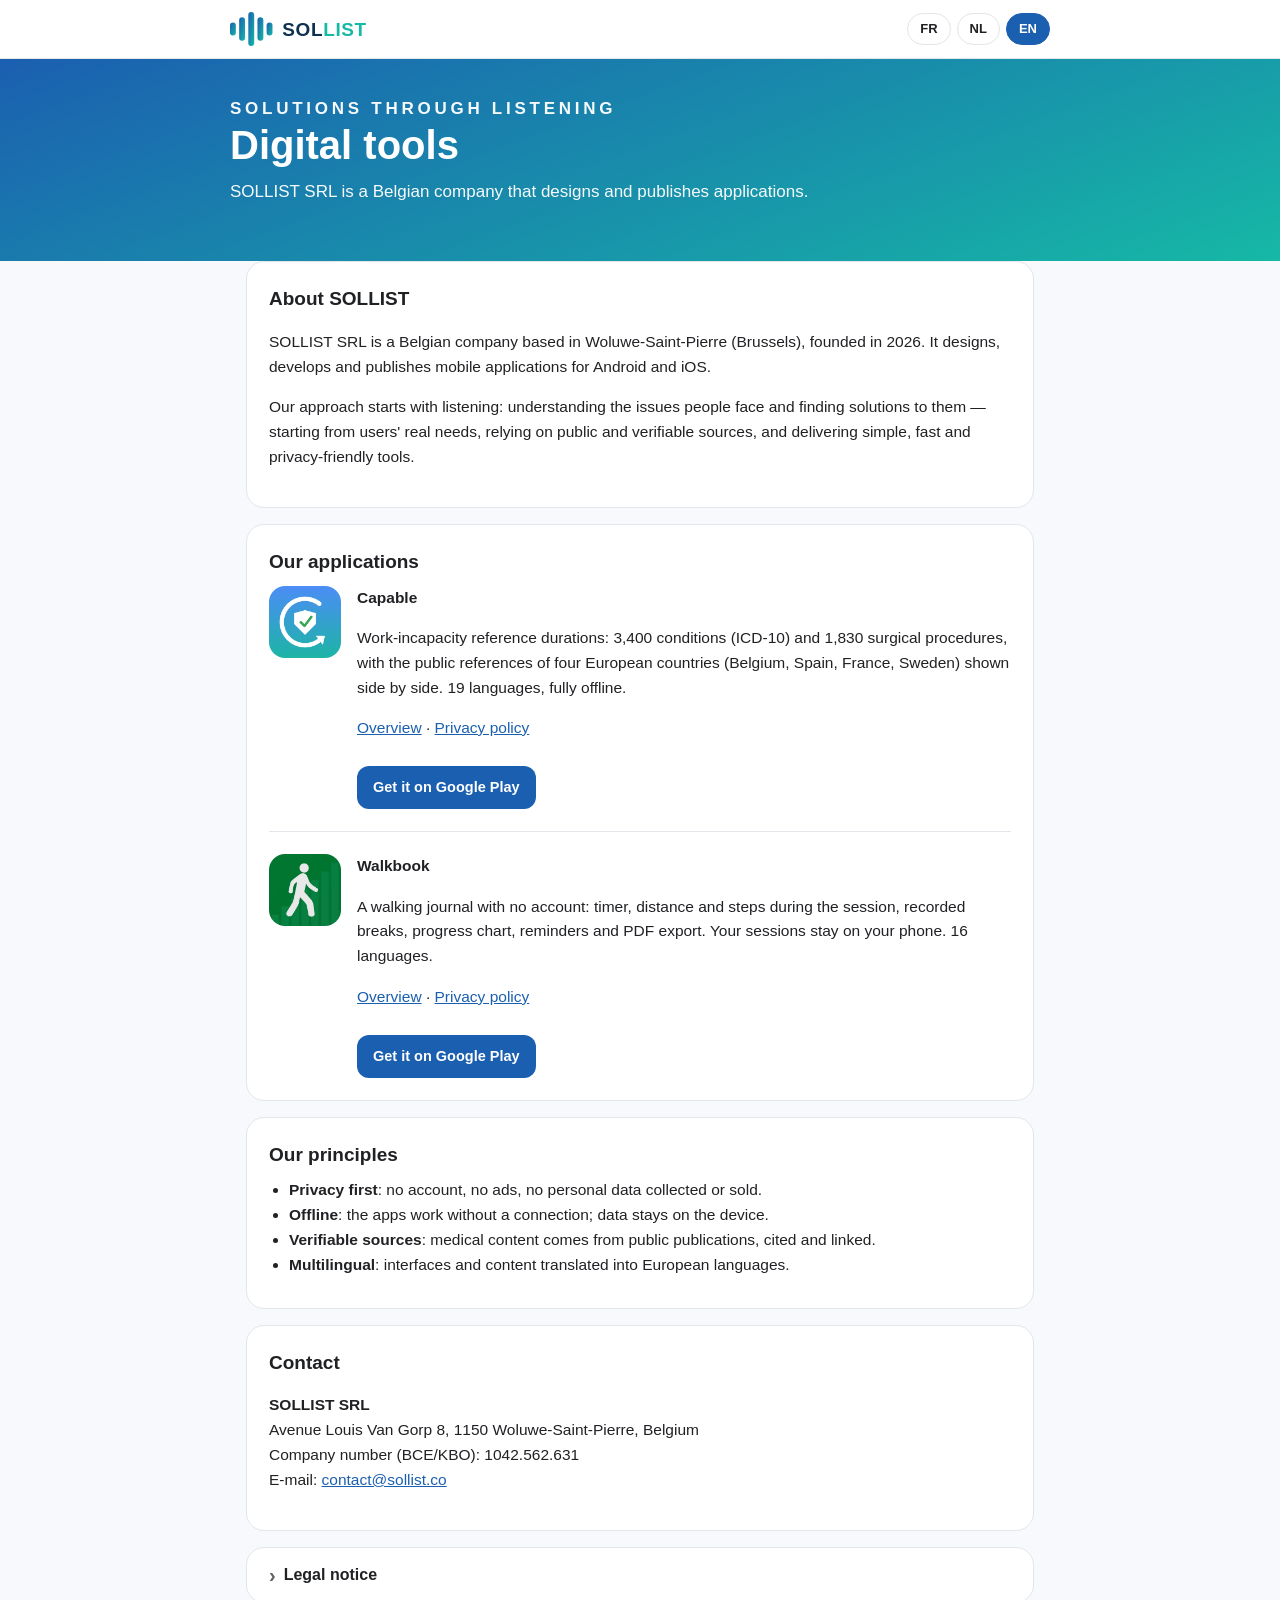
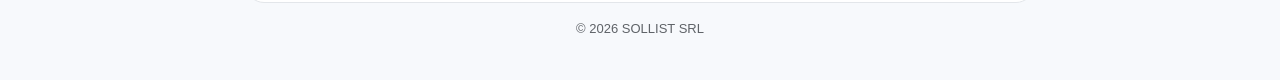
<file: index.html>
<!DOCTYPE html>
<html lang="fr">
<head>
<meta charset="utf-8">
<meta name="viewport" content="width=device-width, initial-scale=1">
<title>SOLLIST</title>
<meta name="description" content="SOLLIST SRL — société belge qui conçoit et publie des applications mobiles : Capable et Walkbook.">
<link rel="icon" type="image/svg+xml" href="assets/favicon.svg">
<link rel="icon" type="image/png" sizes="96x96" href="assets/favicon.png">
<link rel="stylesheet" href="style.css">
<script src="lang.js" defer></script>
</head>
<body>

<header class="topbar"><div class="wrap">
  <a class="brand" href="./" aria-label="SOLLIST — accueil">
      <svg class="logo" viewBox="0 0 430 104" role="img" aria-label="SOLLIST" font-family="Arial, Helvetica, sans-serif">
        <defs><linearGradient id="lg" x1="0" y1="0" x2="1" y2="1"><stop offset="0" stop-color="#1B5FB0"/><stop offset="1" stop-color="#16B8A6"/></linearGradient></defs>
        <g fill="url(#lg)"><rect x="0" y="32" width="18" height="40" rx="9"/><rect x="28" y="16" width="18" height="72" rx="9"/><rect x="56" y="0" width="18" height="104" rx="9"/><rect x="84" y="16" width="18" height="72" rx="9"/><rect x="112" y="32" width="18" height="40" rx="9"/></g>
        <text class="wm" x="160" y="73" font-size="58" font-weight="700" letter-spacing="2">SOL<tspan fill="#16B8A6">LIST</tspan></text>
      </svg>
    </a>
  <div class="langs" role="group" aria-label="Language">
    <button data-set="fr" aria-pressed="false">FR</button>
    <button data-set="nl" aria-pressed="false">NL</button>
    <button data-set="en" aria-pressed="false">EN</button>
  </div>
</div></header>

<section class="hero"><div class="wrap">
  <p class="tagline">Solutions through listening</p>
  <div data-lang="fr" class="on">
    <h1>Des outils numériques</h1>
    <p>SOLLIST SRL est une société belge qui conçoit et édite des applications.</p>
  </div>
  <div data-lang="nl">
    <h1>Digitale tools</h1>
    <p>SOLLIST BV is een Belgische vennootschap die toepassingen ontwerpt en uitgeeft.</p>
  </div>
  <div data-lang="en">
    <h1>Digital tools</h1>
    <p>SOLLIST SRL is a Belgian company that designs and publishes applications.</p>
  </div>
</div></section>

<main class="wrap">

  <section class="card">
    <div data-lang="fr" class="on">
      <h2>À propos de SOLLIST</h2>
      <p>SOLLIST SRL est une société belge, établie à Woluwe-Saint-Pierre (Bruxelles), fondée en 2026. Elle conçoit, développe et publie des applications mobiles pour Android et iOS.</p>
      <p>Notre démarche part de l'écoute : comprendre les problèmes rencontrés et y trouver des solutions. Nous partons des besoins concrets des utilisateurs, nous appuyons sur des sources publiques et vérifiables, et livrons des outils simples, rapides et respectueux de la vie privée.</p>
    </div>
    <div data-lang="nl">
      <h2>Over SOLLIST</h2>
      <p>SOLLIST BV is een Belgische vennootschap, gevestigd in Sint-Pieters-Woluwe (Brussel), opgericht in 2026. Ze ontwerpt, ontwikkelt en publiceert mobiele applicaties voor Android en iOS.</p>
      <p>Onze aanpak start bij het luisteren: de problemen begrijpen en er oplossingen voor vinden. We gaan uit van de concrete noden van de gebruikers, steunen op openbare en controleerbare bronnen en leveren eenvoudige, snelle en privacyvriendelijke tools.</p>
    </div>
    <div data-lang="en">
      <h2>About SOLLIST</h2>
      <p>SOLLIST SRL is a Belgian company based in Woluwe-Saint-Pierre (Brussels), founded in 2026. It designs, develops and publishes mobile applications for Android and iOS.</p>
      <p>Our approach starts with listening: understanding the issues people face and finding solutions to them — starting from users' real needs, relying on public and verifiable sources, and delivering simple, fast and privacy-friendly tools.</p>
    </div>
  </section>

  <section class="card">
    <h2 data-lang="fr" class="on">Nos applications</h2>
    <h2 data-lang="nl">Onze applicaties</h2>
    <h2 data-lang="en">Our applications</h2>

    <div class="app">
      <img src="assets/capable-icon.png" alt="Capable" width="72" height="72">
      <div>
        <div data-lang="fr" class="on">
          <h3 class="apptitle">Capable</h3>
          <p>Durées de référence d'incapacité de travail : 3 400 pathologies (CIM-10) et 1 830 interventions chirurgicales, avec les références publiques de quatre pays européens (Belgique, Espagne, France, Suède) affichées côte à côte. 19 langues, entièrement hors-ligne.</p>
          <p><a href="capable/">Présentation</a> · <a href="capable/privacy/">Politique de confidentialité</a></p>
          <a class="btn" href="https://play.google.com/store/apps/details?id=be.capable.xt">Disponible sur Google Play</a>
        </div>
        <div data-lang="nl">
          <h3 class="apptitle">Capable</h3>
          <p>Referentieduurtijden voor arbeidsongeschiktheid: 3 400 aandoeningen (ICD-10) en 1 830 chirurgische ingrepen, met de openbare referenties van vier Europese landen (België, Spanje, Frankrijk, Zweden) naast elkaar. 19 talen, volledig offline.</p>
          <p><a href="capable/">Voorstelling</a> · <a href="capable/privacy/">Privacybeleid</a></p>
          <a class="btn" href="https://play.google.com/store/apps/details?id=be.capable.xt">Beschikbaar op Google Play</a>
        </div>
        <div data-lang="en">
          <h3 class="apptitle">Capable</h3>
          <p>Work-incapacity reference durations: 3,400 conditions (ICD-10) and 1,830 surgical procedures, with the public references of four European countries (Belgium, Spain, France, Sweden) shown side by side. 19 languages, fully offline.</p>
          <p><a href="capable/">Overview</a> · <a href="capable/privacy/">Privacy policy</a></p>
          <a class="btn" href="https://play.google.com/store/apps/details?id=be.capable.xt">Get it on Google Play</a>
        </div>
      </div>
    </div>

    <div class="app app-next">
      <img src="assets/walkbook-icon.png" alt="Walkbook" width="72" height="72">
      <div>
        <div data-lang="fr" class="on">
          <h3 class="apptitle">Walkbook</h3>
          <p>Un journal de marche sans compte : chronomètre, distance et pas pendant la séance, pauses enregistrées, graphique d'évolution, rappels et export PDF. Vos séances restent sur votre téléphone. 16 langues.</p>
          <p><a href="walkbook/">Présentation</a> · <a href="walkbook/privacy/">Politique de confidentialité</a></p>
          <a class="btn" href="https://play.google.com/store/apps/details?id=be.sollist.walkbook">Disponible sur Google Play</a>
        </div>
        <div data-lang="nl">
          <h3 class="apptitle">Walkbook</h3>
          <p>Een wandeldagboek zonder account: chrono, afstand en stappen tijdens de sessie, geregistreerde pauzes, evolutiegrafiek, herinneringen en pdf-export. Uw sessies blijven op uw telefoon. 16 talen.</p>
          <p><a href="walkbook/">Voorstelling</a> · <a href="walkbook/privacy/">Privacybeleid</a></p>
          <a class="btn" href="https://play.google.com/store/apps/details?id=be.sollist.walkbook">Beschikbaar op Google Play</a>
        </div>
        <div data-lang="en">
          <h3 class="apptitle">Walkbook</h3>
          <p>A walking journal with no account: timer, distance and steps during the session, recorded breaks, progress chart, reminders and PDF export. Your sessions stay on your phone. 16 languages.</p>
          <p><a href="walkbook/">Overview</a> · <a href="walkbook/privacy/">Privacy policy</a></p>
          <a class="btn" href="https://play.google.com/store/apps/details?id=be.sollist.walkbook">Get it on Google Play</a>
        </div>
      </div>
    </div>
  </section>

  <section class="card">
    <div data-lang="fr" class="on">
      <h2>Nos principes</h2>
      <ul>
        <li><strong>Vie privée d'abord</strong> : pas de compte, pas de publicité, aucune donnée personnelle collectée ni revendue.</li>
        <li><strong>Hors-ligne</strong> : les applications fonctionnent sans connexion ; les données restent sur l'appareil.</li>
        <li><strong>Sources vérifiables</strong> : le contenu médical provient de publications publiques, citées et liées.</li>
        <li><strong>Multilingue</strong> : interfaces et contenus traduits dans les langues européennes.</li>
      </ul>
    </div>
    <div data-lang="nl">
      <h2>Onze principes</h2>
      <ul>
        <li><strong>Privacy eerst</strong>: geen account, geen reclame, geen persoonsgegevens verzameld of doorverkocht.</li>
        <li><strong>Offline</strong>: de applicaties werken zonder verbinding; de gegevens blijven op het toestel.</li>
        <li><strong>Controleerbare bronnen</strong>: de medische inhoud komt uit openbare publicaties, vermeld en gelinkt.</li>
        <li><strong>Meertalig</strong>: interfaces en inhoud vertaald in de Europese talen.</li>
      </ul>
    </div>
    <div data-lang="en">
      <h2>Our principles</h2>
      <ul>
        <li><strong>Privacy first</strong>: no account, no ads, no personal data collected or sold.</li>
        <li><strong>Offline</strong>: the apps work without a connection; data stays on the device.</li>
        <li><strong>Verifiable sources</strong>: medical content comes from public publications, cited and linked.</li>
        <li><strong>Multilingual</strong>: interfaces and content translated into European languages.</li>
      </ul>
    </div>
  </section>

  <section class="card">
    <div data-lang="fr" class="on">
      <h2>Contact</h2>
      <p><strong>SOLLIST SRL</strong><br>Avenue Louis Van Gorp 8, 1150 Woluwe-Saint-Pierre, Belgique<br>
      Numéro d'entreprise (BCE) : 1042.562.631<br>
      E-mail : <a href="mailto:contact@sollist.co">contact@sollist.co</a></p>
    </div>
    <div data-lang="nl">
      <h2>Contact</h2>
      <p><strong>SOLLIST BV</strong><br>Louis Van Gorplaan 8, 1150 Sint-Pieters-Woluwe, België<br>
      Ondernemingsnummer (KBO): 1042.562.631<br>
      E-mail: <a href="mailto:contact@sollist.co">contact@sollist.co</a></p>
    </div>
    <div data-lang="en">
      <h2>Contact</h2>
      <p><strong>SOLLIST SRL</strong><br>Avenue Louis Van Gorp 8, 1150 Woluwe-Saint-Pierre, Belgium<br>
      Company number (BCE/KBO): 1042.562.631<br>
      E-mail: <a href="mailto:contact@sollist.co">contact@sollist.co</a></p>
    </div>
  </section>

  <details class="card legal">
    <summary>
      <span data-lang="fr" class="on">Mentions légales</span><span data-lang="nl">Wettelijke vermeldingen</span><span data-lang="en">Legal notice</span>
    </summary>
    <div data-lang="fr" class="on">
      <p><strong>SOLLIST SRL</strong> — société à responsabilité limitée de droit belge<br>
      Numéro d'entreprise (BCE) : <strong>1042.562.631</strong><br>
      Siège : Avenue Louis Van Gorp 8, 1150 Woluwe-Saint-Pierre, Belgique<br>
      E-mail : <a href="mailto:contact@sollist.co">contact@sollist.co</a></p>
      <p>Ce site n'utilise ni cookie, ni outil de mesure d'audience.</p>
    </div>
    <div data-lang="nl">
      <p><strong>SOLLIST BV</strong> — besloten vennootschap naar Belgisch recht (SRL)<br>
      Ondernemingsnummer (KBO): <strong>1042.562.631</strong><br>
      Zetel: Louis Van Gorplaan 8, 1150 Sint-Pieters-Woluwe, België<br>
      E-mail: <a href="mailto:contact@sollist.co">contact@sollist.co</a></p>
      <p>Deze site gebruikt geen cookies en geen analysetools.</p>
    </div>
    <div data-lang="en">
      <p><strong>SOLLIST SRL</strong> — Belgian private limited company<br>
      Company number (BCE/KBO): <strong>1042.562.631</strong><br>
      Registered office: Avenue Louis Van Gorp 8, 1150 Woluwe-Saint-Pierre, Belgium<br>
      E-mail: <a href="mailto:contact@sollist.co">contact@sollist.co</a></p>
      <p>This site uses no cookies and no analytics.</p>
    </div>
    </details>

</main>

<footer>© 2026 SOLLIST SRL</footer>
</body>
</html>
</file>
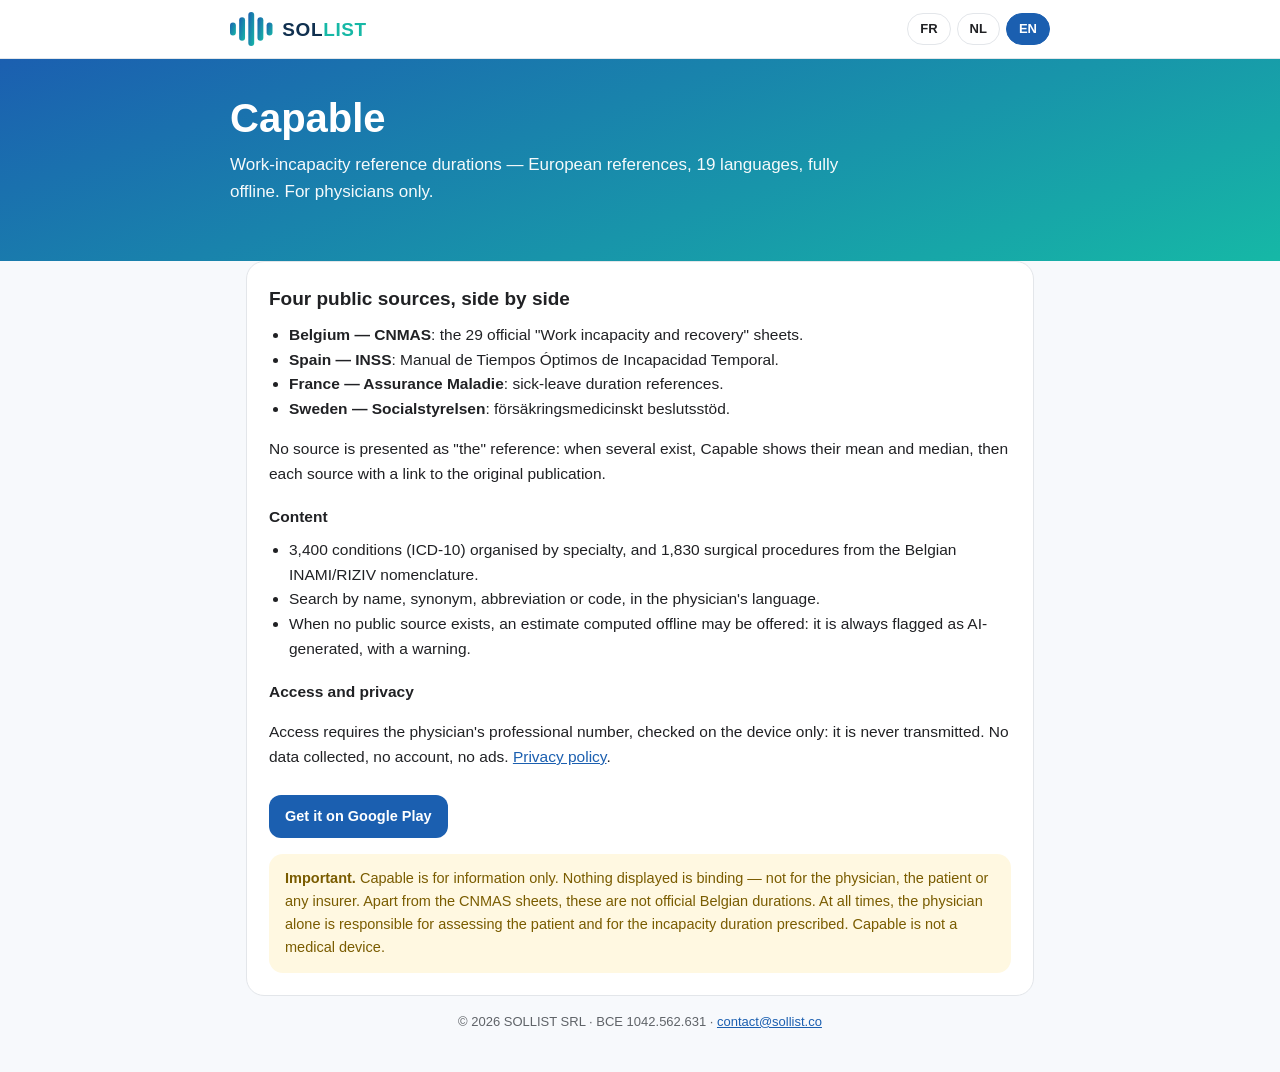
<file: capable/index.html>
<!DOCTYPE html>
<html lang="fr">
<head>
<meta charset="utf-8">
<meta name="viewport" content="width=device-width, initial-scale=1">
<title>Capable — SOLLIST</title>
<meta name="description" content="Capable : durées de référence d'incapacité de travail pour les médecins — références européennes, 19 langues, hors-ligne.">
<link rel="icon" type="image/svg+xml" href="../assets/favicon.svg">
<link rel="icon" type="image/png" sizes="96x96" href="../assets/favicon.png">
<link rel="stylesheet" href="../style.css">
<script src="../lang.js" defer></script>
</head>
<body>

<header class="topbar"><div class="wrap">
  <a class="brand" href="../" aria-label="SOLLIST — accueil">
      <svg class="logo" viewBox="0 0 430 104" role="img" aria-label="SOLLIST" font-family="Arial, Helvetica, sans-serif">
        <defs><linearGradient id="lg" x1="0" y1="0" x2="1" y2="1"><stop offset="0" stop-color="#1B5FB0"/><stop offset="1" stop-color="#16B8A6"/></linearGradient></defs>
        <g fill="url(#lg)"><rect x="0" y="32" width="18" height="40" rx="9"/><rect x="28" y="16" width="18" height="72" rx="9"/><rect x="56" y="0" width="18" height="104" rx="9"/><rect x="84" y="16" width="18" height="72" rx="9"/><rect x="112" y="32" width="18" height="40" rx="9"/></g>
        <text class="wm" x="160" y="73" font-size="58" font-weight="700" letter-spacing="2">SOL<tspan fill="#16B8A6">LIST</tspan></text>
      </svg>
    </a>
  <div class="langs" role="group" aria-label="Language">
    <button data-set="fr" aria-pressed="false">FR</button>
    <button data-set="nl" aria-pressed="false">NL</button>
    <button data-set="en" aria-pressed="false">EN</button>
  </div>
</div></header>

<section class="hero"><div class="wrap">
  <div data-lang="fr" class="on">
    <h1>Capable</h1>
    <p>Durées de référence d'incapacité de travail — références européennes, 19 langues, entièrement hors-ligne. Réservé aux médecins.</p>
  </div>
  <div data-lang="nl">
    <h1>Capable</h1>
    <p>Referentieduurtijden voor arbeidsongeschiktheid — Europese referenties, 19 talen, volledig offline. Voorbehouden aan artsen.</p>
  </div>
  <div data-lang="en">
    <h1>Capable</h1>
    <p>Work-incapacity reference durations — European references, 19 languages, fully offline. For physicians only.</p>
  </div>
</div></section>

<main class="wrap">

  <section class="card">
    <div data-lang="fr" class="on">
      <h2>Quatre sources publiques, côte à côte</h2>
      <ul>
        <li><strong>Belgique — CNMAS</strong> : les 29 fiches officielles « Incapacité de travail et rétablissement ».</li>
        <li><strong>Espagne — INSS</strong> : Manual de Tiempos Óptimos de Incapacidad Temporal.</li>
        <li><strong>France — Assurance Maladie</strong> : référentiels de durée d'arrêt de travail.</li>
        <li><strong>Suède — Socialstyrelsen</strong> : försäkringsmedicinskt beslutsstöd.</li>
      </ul>
      <p>Aucune source n'est présentée comme « la » référence : quand plusieurs existent, Capable affiche leur moyenne et leur médiane, puis le détail de chacune avec un lien vers la publication d'origine.</p>
      <h3>Contenu</h3>
      <ul>
        <li>3 400 pathologies (CIM-10) classées par spécialité, et 1 830 interventions chirurgicales de la nomenclature INAMI.</li>
        <li>Recherche par nom, synonyme, abréviation ou code, dans la langue du médecin.</li>
        <li>Lorsqu'aucune source publique n'existe, une estimation calculée hors-ligne peut être proposée : elle est toujours signalée comme générée par intelligence artificielle, avec un avertissement.</li>
      </ul>
      <h3>Accès et vie privée</h3>
      <p>L'accès demande le numéro professionnel du médecin, vérifié sur l'appareil uniquement : il n'est jamais transmis. Aucune donnée collectée, aucun compte, aucune publicité. <a href="privacy/">Politique de confidentialité</a>.</p>
      <p><a class="btn" href="https://play.google.com/store/apps/details?id=be.capable.xt">Disponible sur Google Play</a></p>
      <div class="note"><strong>Important.</strong> Capable est purement informatif. Rien de ce qui est affiché n'est contraignant, ni pour le médecin, ni pour le patient, ni pour un organisme assureur. Hormis les fiches du CNMAS, ce ne sont pas des durées officielles belges. Le médecin reste seul responsable, à tout moment, de l'évaluation de son patient et de la durée d'incapacité qu'il prescrit. Capable n'est pas un dispositif médical.</div>
    </div>

    <div data-lang="nl">
      <h2>Vier openbare bronnen, naast elkaar</h2>
      <ul>
        <li><strong>België — NCSVG</strong>: de 29 officiële fiches « Arbeidsongeschiktheid en herstel ».</li>
        <li><strong>Spanje — INSS</strong>: Manual de Tiempos Óptimos de Incapacidad Temporal.</li>
        <li><strong>Frankrijk — Assurance Maladie</strong>: referentieduurtijden voor arbeidsongeschiktheid.</li>
        <li><strong>Zweden — Socialstyrelsen</strong>: försäkringsmedicinskt beslutsstöd.</li>
      </ul>
      <p>Geen enkele bron wordt als « de » referentie voorgesteld: wanneer er meerdere bestaan, toont Capable het gemiddelde en de mediaan, en daarna elke bron met een link naar de oorspronkelijke publicatie.</p>
      <h3>Inhoud</h3>
      <ul>
        <li>3 400 aandoeningen (ICD-10) per specialisme, en 1 830 chirurgische ingrepen uit de RIZIV-nomenclatuur.</li>
        <li>Zoeken op naam, synoniem, afkorting of code, in de taal van de arts.</li>
        <li>Wanneer geen openbare bron bestaat, kan een offline berekende schatting worden voorgesteld: die wordt altijd aangeduid als gegenereerd door artificiële intelligentie, met een waarschuwing.</li>
      </ul>
      <h3>Toegang en privacy</h3>
      <p>Toegang vraagt het beroepsnummer van de arts, enkel op het toestel gecontroleerd: het wordt nooit verzonden. Geen gegevens verzameld, geen account, geen reclame. <a href="privacy/">Privacybeleid</a>.</p>
      <p><a class="btn" href="https://play.google.com/store/apps/details?id=be.capable.xt">Beschikbaar op Google Play</a></p>
      <div class="note"><strong>Belangrijk.</strong> Capable is louter informatief. Niets van wat wordt getoond is bindend, niet voor de arts, niet voor de patiënt, niet voor een verzekeringsinstelling. Behalve de NCSVG-fiches zijn het geen officiële Belgische duurtijden. De arts blijft te allen tijde als enige verantwoordelijk voor de beoordeling van zijn patiënt en voor de duur van de arbeidsongeschiktheid die hij voorschrijft. Capable is geen medisch hulpmiddel.</div>
    </div>

    <div data-lang="en">
      <h2>Four public sources, side by side</h2>
      <ul>
        <li><strong>Belgium — CNMAS</strong>: the 29 official "Work incapacity and recovery" sheets.</li>
        <li><strong>Spain — INSS</strong>: Manual de Tiempos Óptimos de Incapacidad Temporal.</li>
        <li><strong>France — Assurance Maladie</strong>: sick-leave duration references.</li>
        <li><strong>Sweden — Socialstyrelsen</strong>: försäkringsmedicinskt beslutsstöd.</li>
      </ul>
      <p>No source is presented as "the" reference: when several exist, Capable shows their mean and median, then each source with a link to the original publication.</p>
      <h3>Content</h3>
      <ul>
        <li>3,400 conditions (ICD-10) organised by specialty, and 1,830 surgical procedures from the Belgian INAMI/RIZIV nomenclature.</li>
        <li>Search by name, synonym, abbreviation or code, in the physician's language.</li>
        <li>When no public source exists, an estimate computed offline may be offered: it is always flagged as AI-generated, with a warning.</li>
      </ul>
      <h3>Access and privacy</h3>
      <p>Access requires the physician's professional number, checked on the device only: it is never transmitted. No data collected, no account, no ads. <a href="privacy/">Privacy policy</a>.</p>
      <p><a class="btn" href="https://play.google.com/store/apps/details?id=be.capable.xt">Get it on Google Play</a></p>
      <div class="note"><strong>Important.</strong> Capable is for information only. Nothing displayed is binding — not for the physician, the patient or any insurer. Apart from the CNMAS sheets, these are not official Belgian durations. At all times, the physician alone is responsible for assessing the patient and for the incapacity duration prescribed. Capable is not a medical device.</div>
    </div>
  </section>

</main>

<footer>© 2026 SOLLIST SRL · BCE 1042.562.631 · <a href="mailto:contact@sollist.co">contact@sollist.co</a></footer>
</body>
</html>
</file>
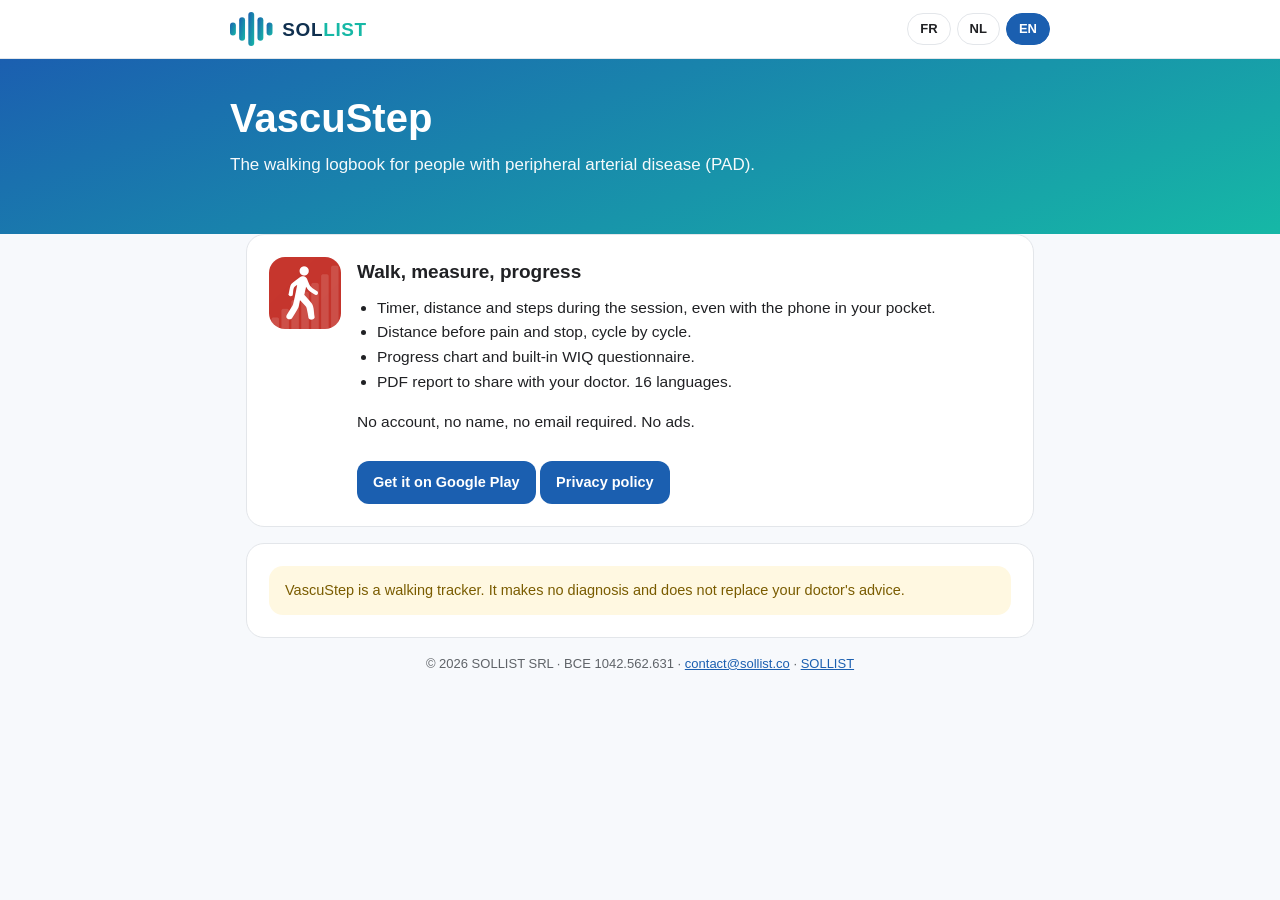
<file: vascustep/index.html>
<!DOCTYPE html>
<html lang="fr">
<head>
<meta charset="utf-8">
<meta name="viewport" content="width=device-width, initial-scale=1">
<title>VascuStep — SOLLIST</title>
<meta name="description" content="VascuStep : carnet de marche pour les personnes atteintes d'artériopathie des membres inférieurs — distance, douleur, questionnaire WIQ, 16 langues.">
<link rel="icon" type="image/svg+xml" href="../assets/favicon.svg">
<link rel="icon" type="image/png" sizes="96x96" href="../assets/favicon.png">
<link rel="stylesheet" href="../style.css">
<script src="../lang.js" defer></script>
</head>
<body>

<header class="topbar"><div class="wrap">
  <a class="brand" href="../" aria-label="SOLLIST — accueil">
      <svg class="logo" viewBox="0 0 430 104" role="img" aria-label="SOLLIST" font-family="Arial, Helvetica, sans-serif">
        <defs><linearGradient id="lg" x1="0" y1="0" x2="1" y2="1"><stop offset="0" stop-color="#1B5FB0"/><stop offset="1" stop-color="#16B8A6"/></linearGradient></defs>
        <g fill="url(#lg)"><rect x="0" y="32" width="18" height="40" rx="9"/><rect x="28" y="16" width="18" height="72" rx="9"/><rect x="56" y="0" width="18" height="104" rx="9"/><rect x="84" y="16" width="18" height="72" rx="9"/><rect x="112" y="32" width="18" height="40" rx="9"/></g>
        <text class="wm" x="160" y="73" font-size="58" font-weight="700" letter-spacing="2">SOL<tspan fill="#16B8A6">LIST</tspan></text>
      </svg>
    </a>
  <div class="langs" role="group" aria-label="Language">
    <button data-set="fr" aria-pressed="false">FR</button>
    <button data-set="nl" aria-pressed="false">NL</button>
    <button data-set="en" aria-pressed="false">EN</button>
  </div>
</div></header>

<section class="hero"><div class="wrap">
  <div data-lang="fr" class="on">
    <h1>VascuStep</h1>
    <p>Le carnet de marche des personnes atteintes d'artériopathie des membres inférieurs (AOMI).</p>
  </div>
  <div data-lang="nl">
    <h1>VascuStep</h1>
    <p>Het wandeldagboek voor mensen met perifeer arterieel vaatlijden (PAV).</p>
  </div>
  <div data-lang="en">
    <h1>VascuStep</h1>
    <p>The walking logbook for people with peripheral arterial disease (PAD).</p>
  </div>
</div></section>

<main class="wrap">

  <section class="card app">
    <img src="../assets/vascustep-icon.png" alt="" width="72" height="72">
    <div>
    <div data-lang="fr" class="on">
      <h2>Marcher, mesurer, progresser</h2>
      <ul>
        <li>Chronomètre, distance et pas pendant la séance, même téléphone en poche.</li>
        <li>Distance avant douleur et arrêt, cycle par cycle.</li>
        <li>Graphique de progression et questionnaire WIQ intégré.</li>
        <li>Rapport PDF à partager avec votre médecin. 16 langues.</li>
      </ul>
      <p>Ni compte, ni nom, ni e-mail demandé. Aucune publicité.</p>
      <a class="btn" href="https://play.google.com/store/apps/details?id=be.sollist.vascustep">Disponible sur Google Play</a>
      <a class="btn" href="privacy/">Politique de confidentialité</a>
    </div>
    <div data-lang="nl">
      <h2>Wandelen, meten, vooruitgaan</h2>
      <ul>
        <li>Chrono, afstand en stappen tijdens de sessie, ook met de telefoon in uw zak.</li>
        <li>Afstand tot pijn en stop, cyclus per cyclus.</li>
        <li>Voortgangsgrafiek en ingebouwde WIQ-vragenlijst.</li>
        <li>Pdf-rapport om met uw arts te delen. 16 talen.</li>
      </ul>
      <p>Geen account, geen naam, geen e-mailadres gevraagd. Geen reclame.</p>
      <a class="btn" href="https://play.google.com/store/apps/details?id=be.sollist.vascustep">Beschikbaar op Google Play</a>
      <a class="btn" href="privacy/">Privacybeleid</a>
    </div>
    <div data-lang="en">
      <h2>Walk, measure, progress</h2>
      <ul>
        <li>Timer, distance and steps during the session, even with the phone in your pocket.</li>
        <li>Distance before pain and stop, cycle by cycle.</li>
        <li>Progress chart and built-in WIQ questionnaire.</li>
        <li>PDF report to share with your doctor. 16 languages.</li>
      </ul>
      <p>No account, no name, no email required. No ads.</p>
      <a class="btn" href="https://play.google.com/store/apps/details?id=be.sollist.vascustep">Get it on Google Play</a>
      <a class="btn" href="privacy/">Privacy policy</a>
    </div>
    </div>
  </section>

  <section class="card">
    <div data-lang="fr" class="on"><div class="note" style="margin-top:0">VascuStep est un outil de suivi de la marche. Il ne pose aucun diagnostic et ne remplace pas l'avis de votre médecin.</div></div>
    <div data-lang="nl"><div class="note" style="margin-top:0">VascuStep is een hulpmiddel om uw wandelen op te volgen. De app stelt geen diagnose en vervangt het advies van uw arts niet.</div></div>
    <div data-lang="en"><div class="note" style="margin-top:0">VascuStep is a walking tracker. It makes no diagnosis and does not replace your doctor's advice.</div></div>
  </section>

</main>

<footer>© 2026 SOLLIST SRL · BCE 1042.562.631 · <a href="mailto:contact@sollist.co">contact@sollist.co</a> · <a href="../">SOLLIST</a></footer>
</body>
</html>
</file>
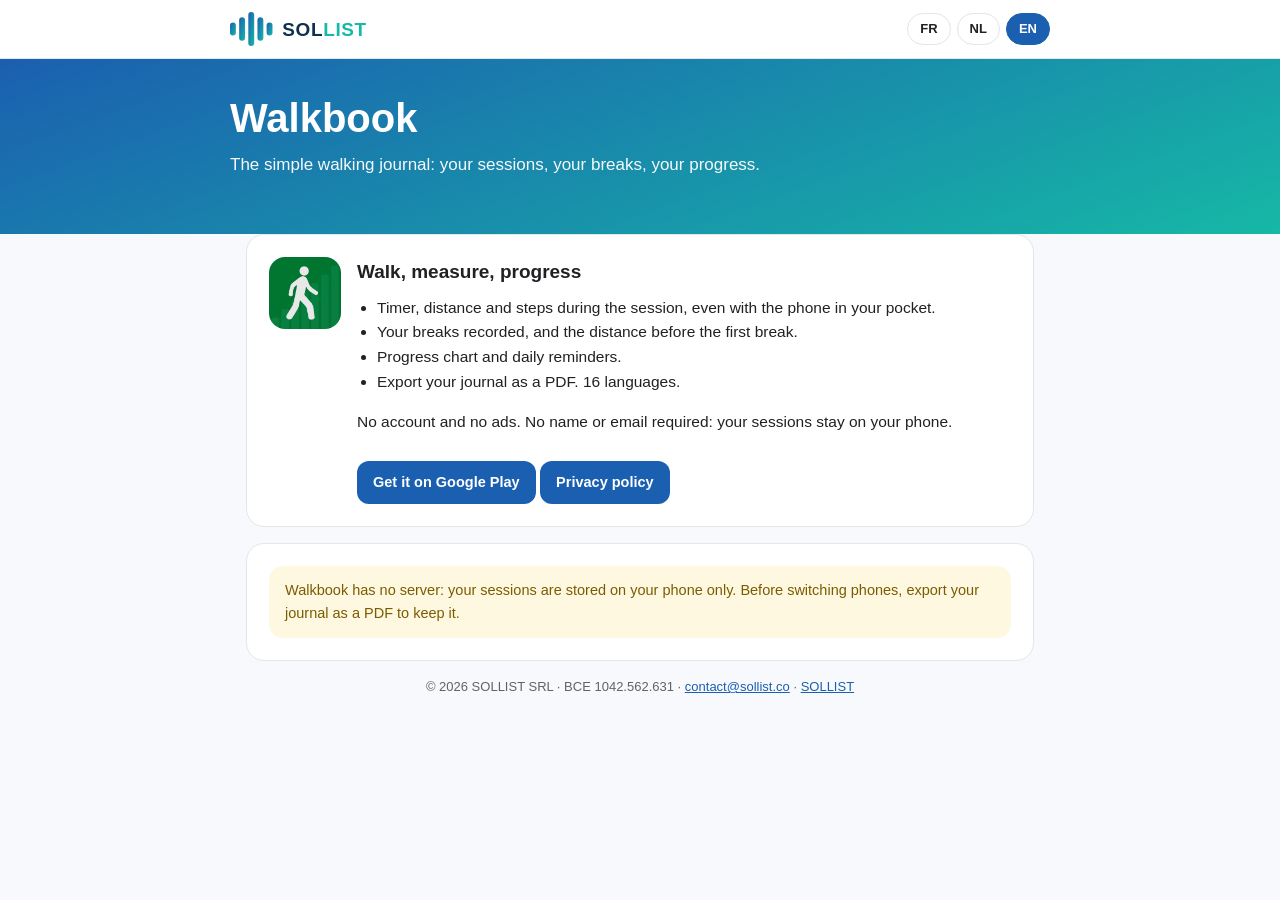
<file: walkbook/index.html>
<!DOCTYPE html>
<html lang="fr">
<head>
<meta charset="utf-8">
<meta name="viewport" content="width=device-width, initial-scale=1">
<title>Walkbook — SOLLIST</title>
<meta name="description" content="Walkbook : journal de marche simple, sans compte — séances, distance, pauses, évolution, export PDF, 16 langues.">
<link rel="icon" type="image/svg+xml" href="../assets/favicon.svg">
<link rel="icon" type="image/png" sizes="96x96" href="../assets/favicon.png">
<link rel="stylesheet" href="../style.css">
<script src="../lang.js" defer></script>
</head>
<body>

<header class="topbar"><div class="wrap">
  <a class="brand" href="../" aria-label="SOLLIST — accueil">
      <svg class="logo" viewBox="0 0 430 104" role="img" aria-label="SOLLIST" font-family="Arial, Helvetica, sans-serif">
        <defs><linearGradient id="lg" x1="0" y1="0" x2="1" y2="1"><stop offset="0" stop-color="#1B5FB0"/><stop offset="1" stop-color="#16B8A6"/></linearGradient></defs>
        <g fill="url(#lg)"><rect x="0" y="32" width="18" height="40" rx="9"/><rect x="28" y="16" width="18" height="72" rx="9"/><rect x="56" y="0" width="18" height="104" rx="9"/><rect x="84" y="16" width="18" height="72" rx="9"/><rect x="112" y="32" width="18" height="40" rx="9"/></g>
        <text class="wm" x="160" y="73" font-size="58" font-weight="700" letter-spacing="2">SOL<tspan fill="#16B8A6">LIST</tspan></text>
      </svg>
    </a>
  <div class="langs" role="group" aria-label="Language">
    <button data-set="fr" aria-pressed="false">FR</button>
    <button data-set="nl" aria-pressed="false">NL</button>
    <button data-set="en" aria-pressed="false">EN</button>
  </div>
</div></header>

<section class="hero"><div class="wrap">
  <div data-lang="fr" class="on">
    <h1>Walkbook</h1>
    <p>Le journal de marche simple : vos séances, vos pauses, vos progrès.</p>
  </div>
  <div data-lang="nl">
    <h1>Walkbook</h1>
    <p>Het eenvoudige wandeldagboek: uw sessies, uw pauzes, uw vooruitgang.</p>
  </div>
  <div data-lang="en">
    <h1>Walkbook</h1>
    <p>The simple walking journal: your sessions, your breaks, your progress.</p>
  </div>
</div></section>

<main class="wrap">

  <section class="card app">
    <img src="../assets/walkbook-icon.png" alt="" width="72" height="72">
    <div>
    <div data-lang="fr" class="on">
      <h2>Marcher, mesurer, progresser</h2>
      <ul>
        <li>Chronomètre, distance et pas pendant la séance, même téléphone en poche.</li>
        <li>Vos pauses enregistrées, et la distance avant la première pause.</li>
        <li>Graphique d'évolution et rappels quotidiens.</li>
        <li>Export de votre journal en PDF. 16 langues.</li>
      </ul>
      <p>Sans compte et sans publicité. Ni nom ni e-mail demandé : vos séances restent sur votre téléphone.</p>
      <a class="btn" href="https://play.google.com/store/apps/details?id=be.sollist.walkbook">Disponible sur Google Play</a>
      <a class="btn" href="privacy/">Politique de confidentialité</a>
    </div>
    <div data-lang="nl">
      <h2>Wandelen, meten, vooruitgaan</h2>
      <ul>
        <li>Chrono, afstand en stappen tijdens de sessie, ook met de telefoon in uw zak.</li>
        <li>Uw pauzes geregistreerd, en de afstand tot de eerste pauze.</li>
        <li>Evolutiegrafiek en dagelijkse herinneringen.</li>
        <li>Export van uw dagboek als pdf. 16 talen.</li>
      </ul>
      <p>Zonder account en zonder reclame. Geen naam of e-mailadres gevraagd: uw sessies blijven op uw telefoon.</p>
      <a class="btn" href="https://play.google.com/store/apps/details?id=be.sollist.walkbook">Beschikbaar op Google Play</a>
      <a class="btn" href="privacy/">Privacybeleid</a>
    </div>
    <div data-lang="en">
      <h2>Walk, measure, progress</h2>
      <ul>
        <li>Timer, distance and steps during the session, even with the phone in your pocket.</li>
        <li>Your breaks recorded, and the distance before the first break.</li>
        <li>Progress chart and daily reminders.</li>
        <li>Export your journal as a PDF. 16 languages.</li>
      </ul>
      <p>No account and no ads. No name or email required: your sessions stay on your phone.</p>
      <a class="btn" href="https://play.google.com/store/apps/details?id=be.sollist.walkbook">Get it on Google Play</a>
      <a class="btn" href="privacy/">Privacy policy</a>
    </div>
    </div>
  </section>

  <section class="card">
    <div data-lang="fr" class="on"><div class="note" style="margin-top:0">Walkbook n'a pas de serveur : vos séances sont enregistrées uniquement sur votre téléphone. Avant de changer de téléphone, exportez votre journal en PDF pour le conserver.</div></div>
    <div data-lang="nl"><div class="note" style="margin-top:0">Walkbook heeft geen server: uw sessies worden uitsluitend op uw telefoon opgeslagen. Exporteer uw dagboek als pdf voordat u van telefoon verandert, om het te bewaren.</div></div>
    <div data-lang="en"><div class="note" style="margin-top:0">Walkbook has no server: your sessions are stored on your phone only. Before switching phones, export your journal as a PDF to keep it.</div></div>
  </section>

</main>

<footer>© 2026 SOLLIST SRL · BCE 1042.562.631 · <a href="mailto:contact@sollist.co">contact@sollist.co</a> · <a href="../">SOLLIST</a></footer>
</body>
</html>
</file>
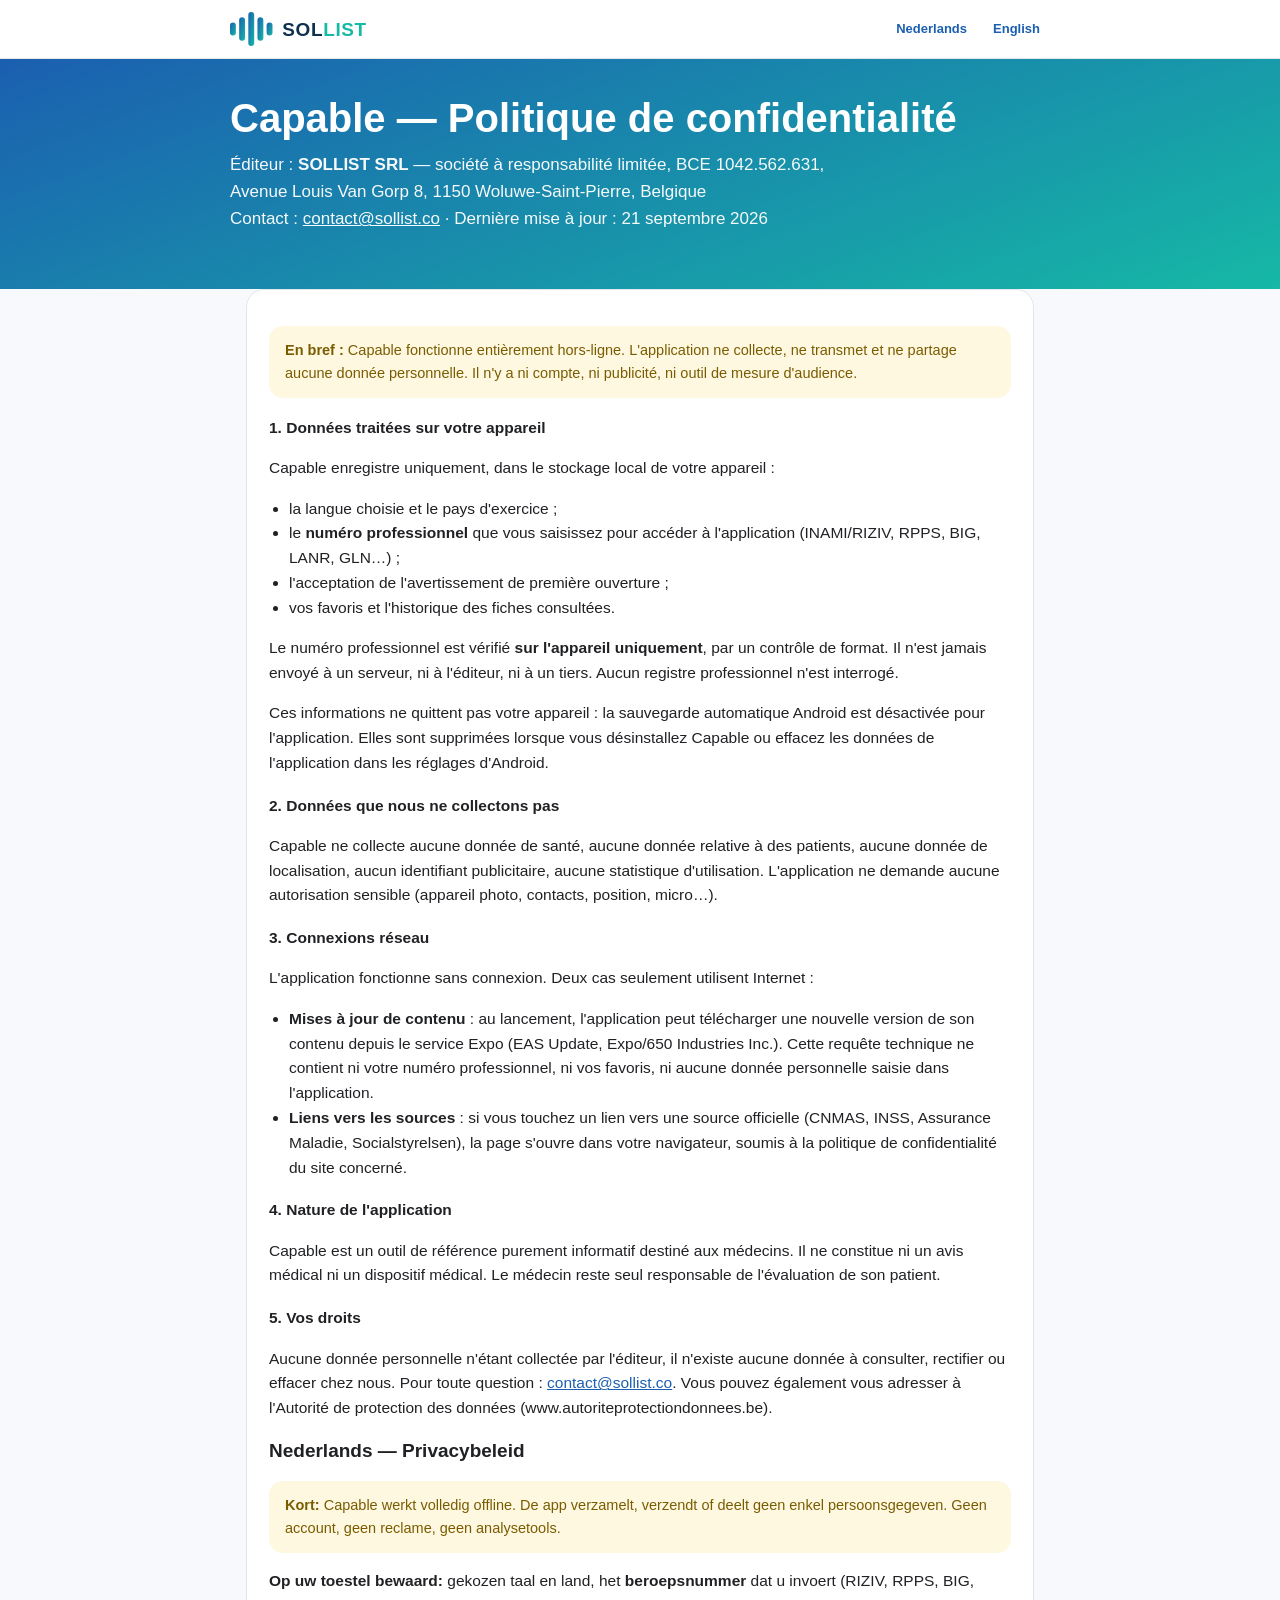
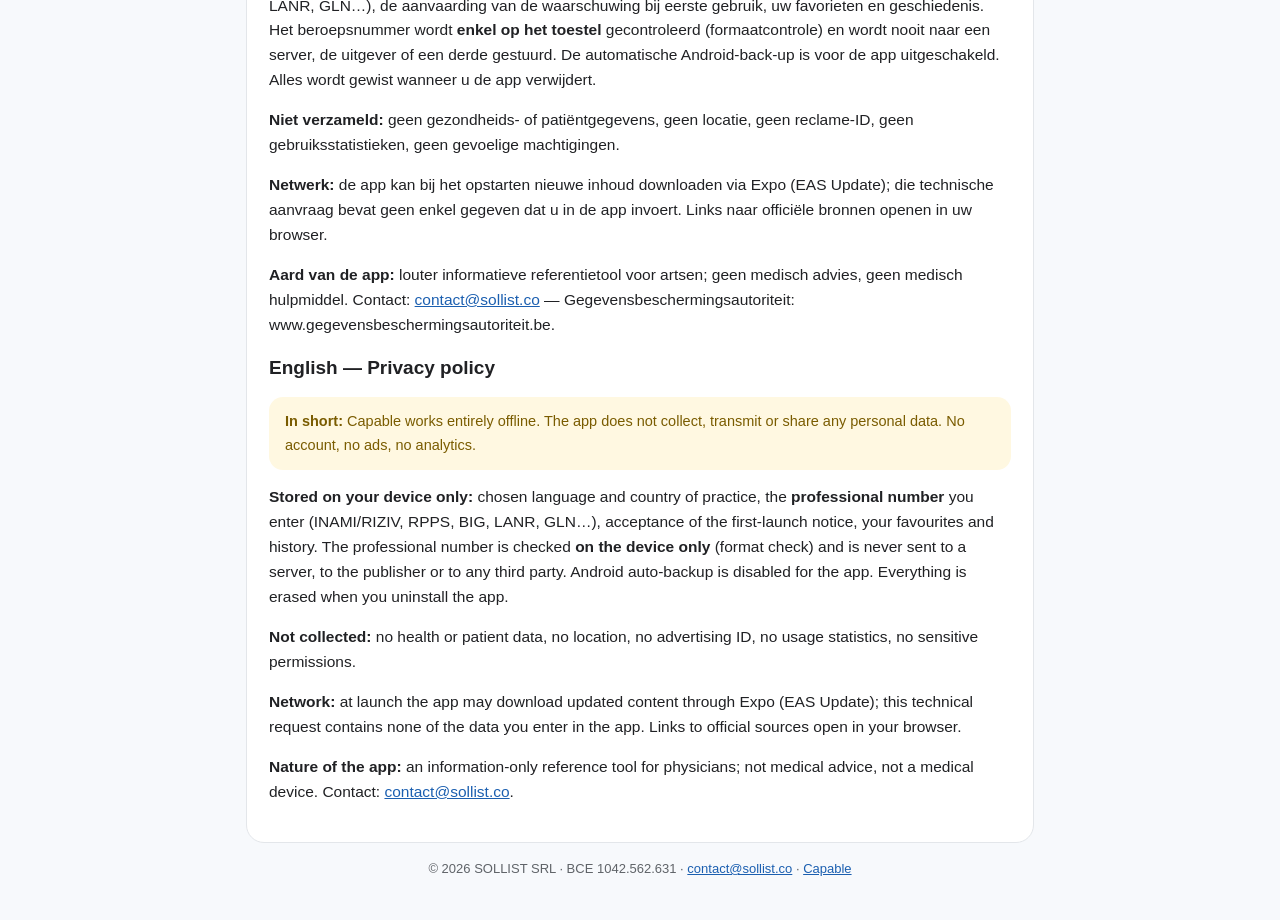
<file: capable/privacy/index.html>
<!DOCTYPE html>
<html lang="fr">
<head>
<meta charset="utf-8">
<meta name="viewport" content="width=device-width, initial-scale=1">
<title>Capable — Politique de confidentialité · Privacybeleid · Privacy policy</title>
<meta name="description" content="Politique de confidentialité de l'application Capable (SOLLIST SRL) : aucune donnée collectée, application hors-ligne.">
<link rel="icon" type="image/svg+xml" href="../../assets/favicon.svg">
<link rel="icon" type="image/png" sizes="96x96" href="../../assets/favicon.png">
<link rel="stylesheet" href="../../style.css">
</head>
<body>

<header class="topbar"><div class="wrap">
  <a class="brand" href="../../" aria-label="SOLLIST — accueil">
      <svg class="logo" viewBox="0 0 430 104" role="img" aria-label="SOLLIST" font-family="Arial, Helvetica, sans-serif">
        <defs><linearGradient id="lg" x1="0" y1="0" x2="1" y2="1"><stop offset="0" stop-color="#1B5FB0"/><stop offset="1" stop-color="#16B8A6"/></linearGradient></defs>
        <g fill="url(#lg)"><rect x="0" y="32" width="18" height="40" rx="9"/><rect x="28" y="16" width="18" height="72" rx="9"/><rect x="56" y="0" width="18" height="104" rx="9"/><rect x="84" y="16" width="18" height="72" rx="9"/><rect x="112" y="32" width="18" height="40" rx="9"/></g>
        <text class="wm" x="160" y="73" font-size="58" font-weight="700" letter-spacing="2">SOL<tspan fill="#16B8A6">LIST</tspan></text>
      </svg>
    </a>
  <nav class="langs"><a href="#nl">Nederlands</a><a href="#en">English</a></nav>
</div></header>

<section class="hero"><div class="wrap">
  <h1>Capable — Politique de confidentialité</h1>
  <p>Éditeur : <strong>SOLLIST SRL</strong> — société à responsabilité limitée, BCE 1042.562.631, Avenue Louis Van Gorp 8, 1150 Woluwe-Saint-Pierre, Belgique<br>
Contact : <a href="mailto:contact@sollist.co" style="color:#fff">contact@sollist.co</a> · Dernière mise à jour : 21 septembre 2026</p>
</div></section>

<main class="wrap">
<section class="card">
<div class="note"><strong>En bref :</strong> Capable fonctionne entièrement hors-ligne. L'application ne collecte, ne transmet et ne partage aucune donnée personnelle. Il n'y a ni compte, ni publicité, ni outil de mesure d'audience.</div>

<h3>1. Données traitées sur votre appareil</h3>
<p>Capable enregistre uniquement, dans le stockage local de votre appareil :</p>
<ul>
  <li>la langue choisie et le pays d'exercice ;</li>
  <li>le <strong>numéro professionnel</strong> que vous saisissez pour accéder à l'application (INAMI/RIZIV, RPPS, BIG, LANR, GLN…) ;</li>
  <li>l'acceptation de l'avertissement de première ouverture ;</li>
  <li>vos favoris et l'historique des fiches consultées.</li>
</ul>
<p>Le numéro professionnel est vérifié <strong>sur l'appareil uniquement</strong>, par un contrôle de format. Il n'est jamais envoyé à un serveur, ni à l'éditeur, ni à un tiers. Aucun registre professionnel n'est interrogé.</p>
<p>Ces informations ne quittent pas votre appareil : la sauvegarde automatique Android est désactivée pour l'application. Elles sont supprimées lorsque vous désinstallez Capable ou effacez les données de l'application dans les réglages d'Android.</p>

<h3>2. Données que nous ne collectons pas</h3>
<p>Capable ne collecte aucune donnée de santé, aucune donnée relative à des patients, aucune donnée de localisation, aucun identifiant publicitaire, aucune statistique d'utilisation. L'application ne demande aucune autorisation sensible (appareil photo, contacts, position, micro…).</p>

<h3>3. Connexions réseau</h3>
<p>L'application fonctionne sans connexion. Deux cas seulement utilisent Internet :</p>
<ul>
  <li><strong>Mises à jour de contenu</strong> : au lancement, l'application peut télécharger une nouvelle version de son contenu depuis le service Expo (EAS Update, Expo/650 Industries Inc.). Cette requête technique ne contient ni votre numéro professionnel, ni vos favoris, ni aucune donnée personnelle saisie dans l'application.</li>
  <li><strong>Liens vers les sources</strong> : si vous touchez un lien vers une source officielle (CNMAS, INSS, Assurance Maladie, Socialstyrelsen), la page s'ouvre dans votre navigateur, soumis à la politique de confidentialité du site concerné.</li>
</ul>

<h3>4. Nature de l'application</h3>
<p>Capable est un outil de référence purement informatif destiné aux médecins. Il ne constitue ni un avis médical ni un dispositif médical. Le médecin reste seul responsable de l'évaluation de son patient.</p>

<h3>5. Vos droits</h3>
<p>Aucune donnée personnelle n'étant collectée par l'éditeur, il n'existe aucune donnée à consulter, rectifier ou effacer chez nous. Pour toute question : <a href="mailto:contact@sollist.co">contact@sollist.co</a>. Vous pouvez également vous adresser à l'Autorité de protection des données (www.autoriteprotectiondonnees.be).</p>

<h2 id="nl">Nederlands — Privacybeleid</h2>
<div class="note"><strong>Kort:</strong> Capable werkt volledig offline. De app verzamelt, verzendt of deelt geen enkel persoonsgegeven. Geen account, geen reclame, geen analysetools.</div>
<p><strong>Op uw toestel bewaard:</strong> gekozen taal en land, het <strong>beroepsnummer</strong> dat u invoert (RIZIV, RPPS, BIG, LANR, GLN…), de aanvaarding van de waarschuwing bij eerste gebruik, uw favorieten en geschiedenis. Het beroepsnummer wordt <strong>enkel op het toestel</strong> gecontroleerd (formaatcontrole) en wordt nooit naar een server, de uitgever of een derde gestuurd. De automatische Android-back-up is voor de app uitgeschakeld. Alles wordt gewist wanneer u de app verwijdert.</p>
<p><strong>Niet verzameld:</strong> geen gezondheids- of patiëntgegevens, geen locatie, geen reclame-ID, geen gebruiksstatistieken, geen gevoelige machtigingen.</p>
<p><strong>Netwerk:</strong> de app kan bij het opstarten nieuwe inhoud downloaden via Expo (EAS Update); die technische aanvraag bevat geen enkel gegeven dat u in de app invoert. Links naar officiële bronnen openen in uw browser.</p>
<p><strong>Aard van de app:</strong> louter informatieve referentietool voor artsen; geen medisch advies, geen medisch hulpmiddel. Contact: <a href="mailto:contact@sollist.co">contact@sollist.co</a> — Gegevensbeschermingsautoriteit: www.gegevensbeschermingsautoriteit.be.</p>

<h2 id="en">English — Privacy policy</h2>
<div class="note"><strong>In short:</strong> Capable works entirely offline. The app does not collect, transmit or share any personal data. No account, no ads, no analytics.</div>
<p><strong>Stored on your device only:</strong> chosen language and country of practice, the <strong>professional number</strong> you enter (INAMI/RIZIV, RPPS, BIG, LANR, GLN…), acceptance of the first-launch notice, your favourites and history. The professional number is checked <strong>on the device only</strong> (format check) and is never sent to a server, to the publisher or to any third party. Android auto-backup is disabled for the app. Everything is erased when you uninstall the app.</p>
<p><strong>Not collected:</strong> no health or patient data, no location, no advertising ID, no usage statistics, no sensitive permissions.</p>
<p><strong>Network:</strong> at launch the app may download updated content through Expo (EAS Update); this technical request contains none of the data you enter in the app. Links to official sources open in your browser.</p>
<p><strong>Nature of the app:</strong> an information-only reference tool for physicians; not medical advice, not a medical device. Contact: <a href="mailto:contact@sollist.co">contact@sollist.co</a>.</p>
</section>
</main>

<footer>© 2026 SOLLIST SRL · BCE 1042.562.631 · <a href="mailto:contact@sollist.co">contact@sollist.co</a> · <a href="../">Capable</a></footer>
</body>
</html>
</file>
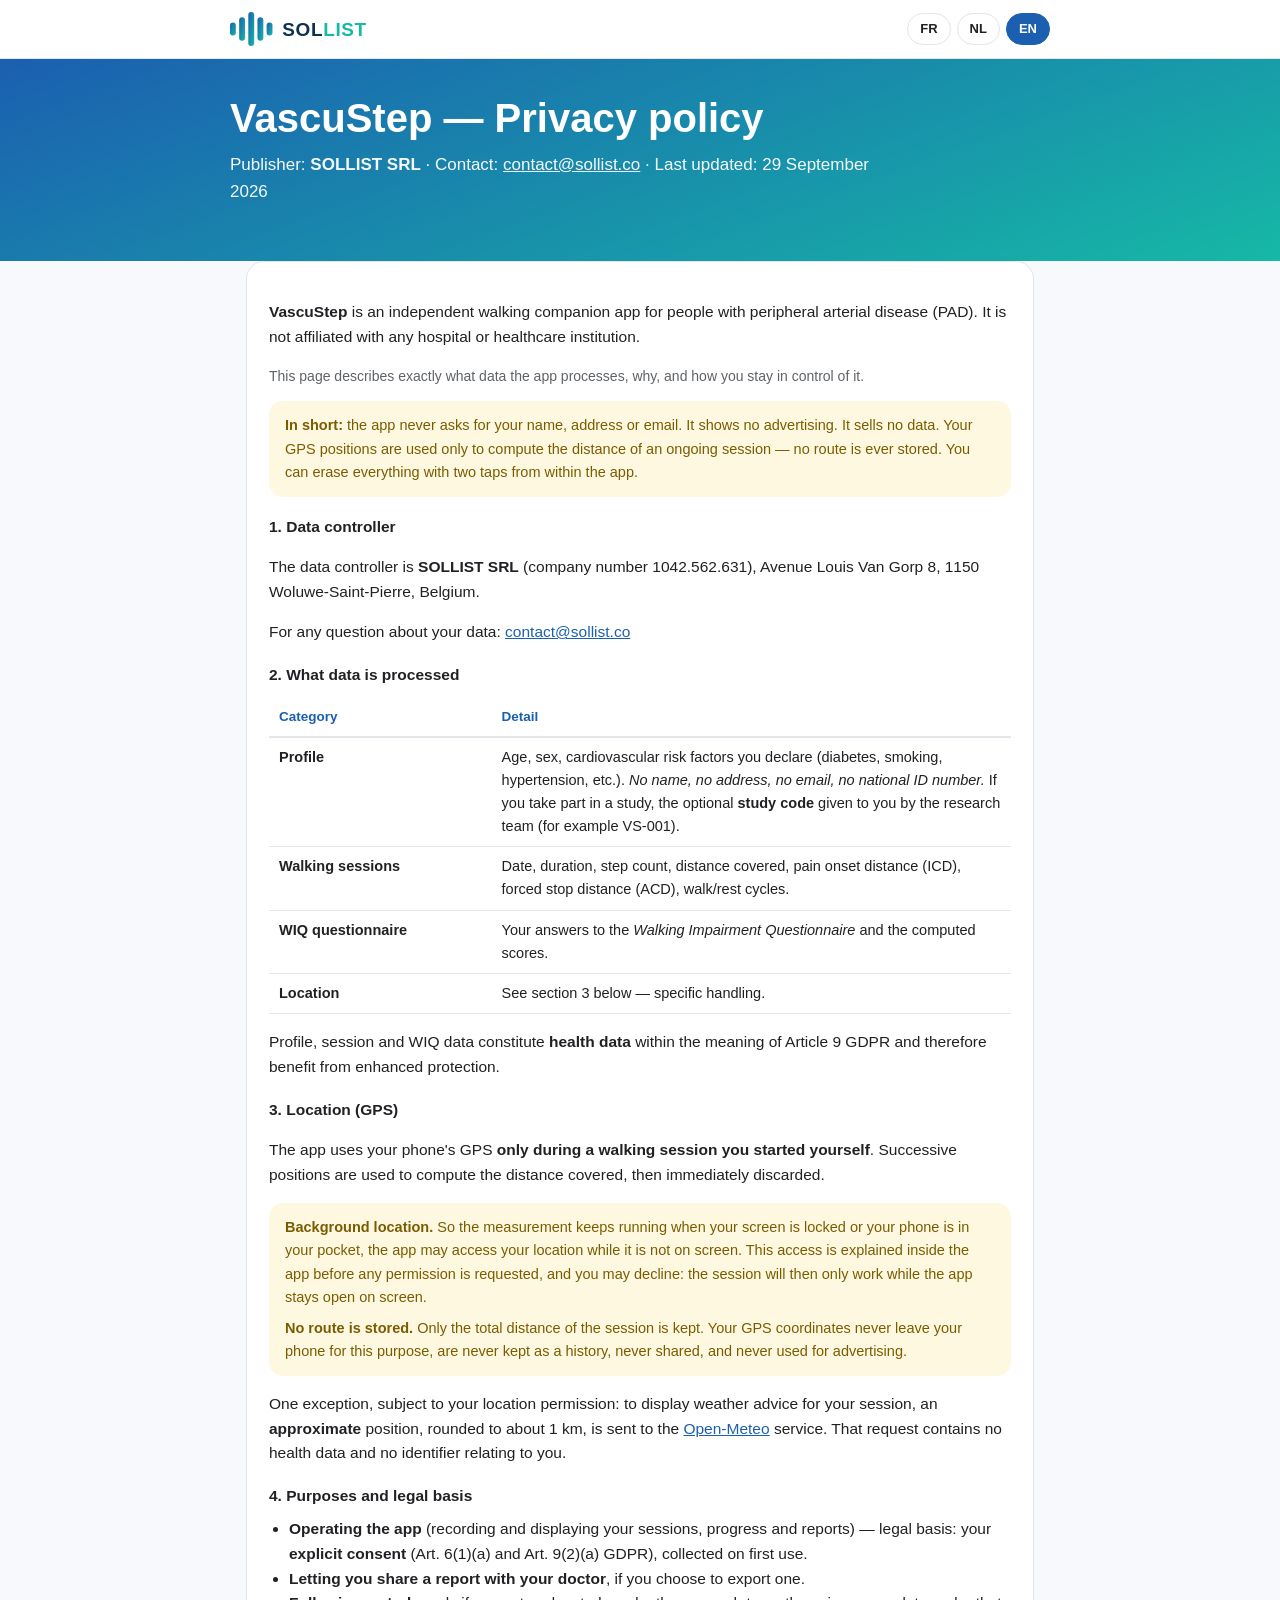
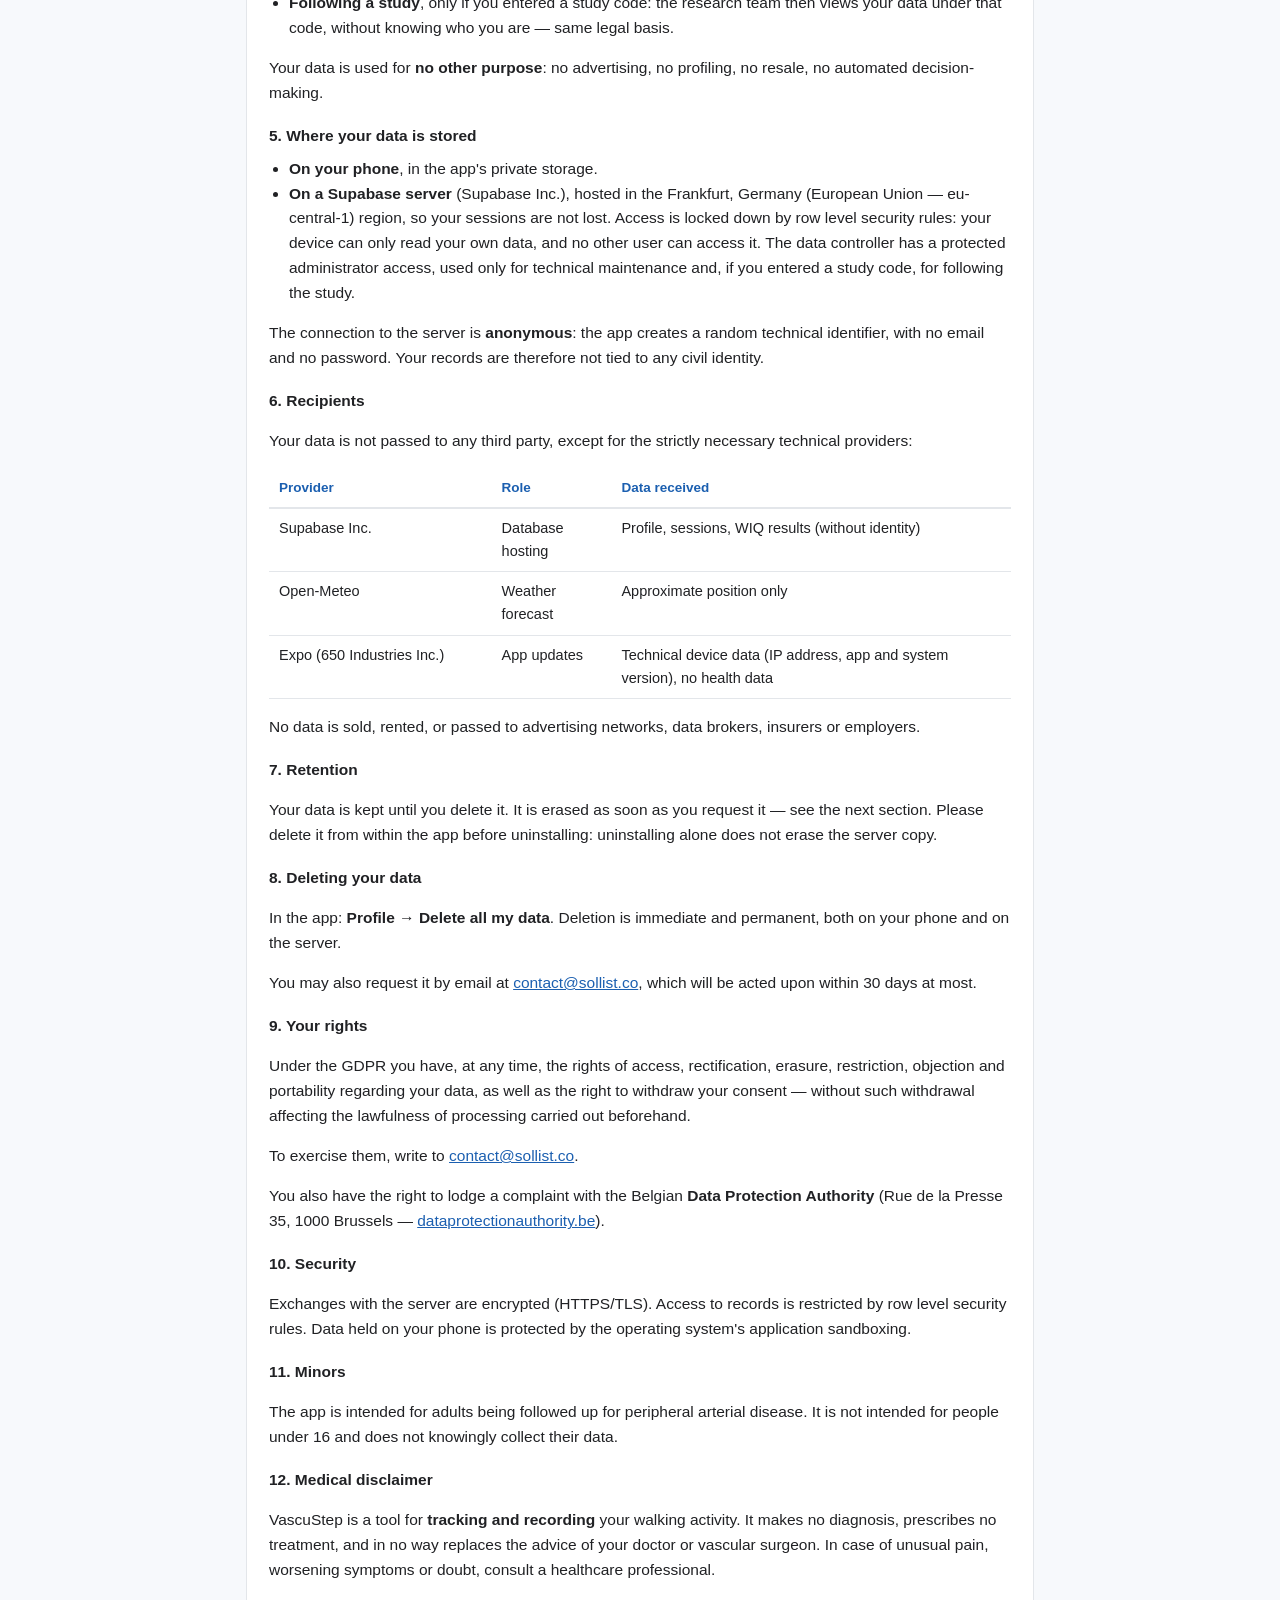
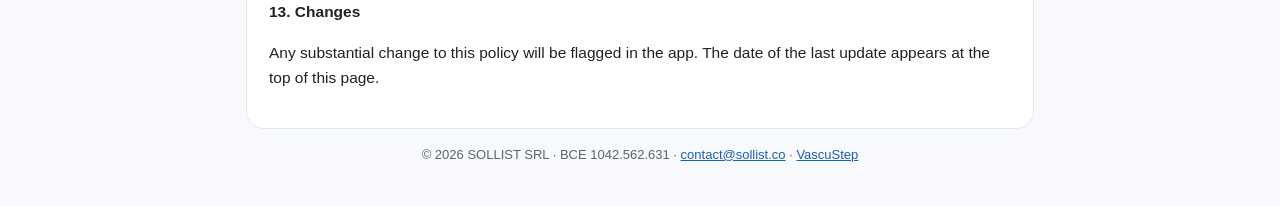
<file: vascustep/privacy/index.html>
<!DOCTYPE html>
<html lang="fr">
<head>
<meta charset="utf-8">
<meta name="viewport" content="width=device-width, initial-scale=1">
<title>VascuStep — Politique de confidentialité · Privacybeleid · Privacy policy</title>
<meta name="description" content="Politique de confidentialité de l'application VascuStep (SOLLIST SRL).">
<link rel="icon" type="image/svg+xml" href="../../assets/favicon.svg">
<link rel="icon" type="image/png" sizes="96x96" href="../../assets/favicon.png">
<link rel="stylesheet" href="../../style.css">
<style>
  /* Tableaux de la politique VascuStep (le style commun du site n'en a pas) */
  .policy table { width:100%; border-collapse:collapse; font-size:14.5px; margin:10px 0 16px; }
  .policy th { text-align:left; color:var(--brand-a); border-bottom:2px solid var(--line); padding:8px 10px; font-size:13.5px; }
  .policy td { padding:8px 10px; border-bottom:1px solid var(--line); vertical-align:top; }
  .policy td:first-child { width:30%; }
  @media (max-width: 520px) { .policy td, .policy th { overflow-wrap:anywhere; hyphens:auto; } }
  .policy .intro p:last-child, .policy .meta { color:var(--muted); font-size:14px; }
  .policy .note p { margin:0 0 8px; font-size:14.5px; }
  .policy .note p:last-child { margin-bottom:0; }
</style>
<script src="../../lang.js" defer></script>
</head>
<body>

<header class="topbar"><div class="wrap">
  <a class="brand" href="../../" aria-label="SOLLIST — accueil">
      <svg class="logo" viewBox="0 0 430 104" role="img" aria-label="SOLLIST" font-family="Arial, Helvetica, sans-serif">
        <defs><linearGradient id="lg" x1="0" y1="0" x2="1" y2="1"><stop offset="0" stop-color="#1B5FB0"/><stop offset="1" stop-color="#16B8A6"/></linearGradient></defs>
        <g fill="url(#lg)"><rect x="0" y="32" width="18" height="40" rx="9"/><rect x="28" y="16" width="18" height="72" rx="9"/><rect x="56" y="0" width="18" height="104" rx="9"/><rect x="84" y="16" width="18" height="72" rx="9"/><rect x="112" y="32" width="18" height="40" rx="9"/></g>
        <text class="wm" x="160" y="73" font-size="58" font-weight="700" letter-spacing="2">SOL<tspan fill="#16B8A6">LIST</tspan></text>
      </svg>
    </a>
  <div class="langs" role="group" aria-label="Language">
    <button data-set="fr" aria-pressed="false">FR</button>
    <button data-set="nl" aria-pressed="false">NL</button>
    <button data-set="en" aria-pressed="false">EN</button>
  </div>
</div></header>

<section class="hero"><div class="wrap">
  <div data-lang="fr" class="on">
    <h1>VascuStep — Politique de confidentialité</h1>
    <p>Éditeur : <strong>SOLLIST SRL</strong> · Contact : <a href="mailto:contact@sollist.co" style="color:#fff">contact@sollist.co</a> · Dernière mise à jour : 29 septembre 2026</p>
  </div>
  <div data-lang="nl">
    <h1>VascuStep — Privacybeleid</h1>
    <p>Uitgever: <strong>SOLLIST BV</strong> · Contact: <a href="mailto:contact@sollist.co" style="color:#fff">contact@sollist.co</a> · Laatst bijgewerkt: 29 september 2026</p>
  </div>
  <div data-lang="en">
    <h1>VascuStep — Privacy policy</h1>
    <p>Publisher: <strong>SOLLIST SRL</strong> · Contact: <a href="mailto:contact@sollist.co" style="color:#fff">contact@sollist.co</a> · Last updated: 29 September 2026</p>
  </div>
</div></section>

<main class="wrap">
<section class="card policy">
<div data-lang="fr" class="on">

  <div class="intro">
    <p><strong>VascuStep</strong> est une application indépendante d'accompagnement à la marche pour les personnes atteintes d'artériopathie oblitérante des membres inférieurs (AOMI). Elle n'est affiliée à aucun hôpital ni à aucune institution de soins.</p>
    <p class="meta">Cette page décrit exactement quelles données l'application traite, pourquoi, et comment vous en gardez le contrôle.</p>
  </div>

  <div class="note">
    <p style="margin-bottom:0"><strong>En résumé :</strong> l'application ne vous demande jamais votre nom, votre adresse ni votre e-mail. Elle n'affiche aucune publicité. Elle ne vend aucune donnée. Vos positions GPS servent uniquement à calculer la distance d'une séance en cours — aucun trajet n'est enregistré. Vous pouvez tout effacer en deux touches depuis l'application.</p>
  </div>

  <h3>1. Responsable du traitement</h3>
  <p>Le responsable du traitement est <strong>SOLLIST SRL</strong> (BCE 1042.562.631), Avenue Louis Van Gorp 8, 1150 Woluwe-Saint-Pierre, Belgique.</p>
  <p>Pour toute question relative à vos données : <a href="mailto:contact@sollist.co">contact@sollist.co</a></p>

  <h3>2. Quelles données sont traitées</h3>
  <table>
    <tr><th>Catégorie</th><th>Détail</th></tr>
    <tr>
      <td><strong>Profil</strong></td>
      <td>Âge, sexe, facteurs de risque cardiovasculaire que vous déclarez (diabète, tabagisme, hypertension, etc.). <em>Aucun nom, aucune adresse, aucun e-mail, aucun numéro de registre national.</em> Si vous participez à une étude, le <strong>code d'étude</strong> facultatif que l'équipe de recherche vous a remis (par exemple VS-001).</td>
    </tr>
    <tr>
      <td><strong>Séances de marche</strong></td>
      <td>Date, durée, nombre de pas, distance parcourue, distance d'apparition de la douleur (ICD), distance d'arrêt forcé (ACD), alternance marche/repos.</td>
    </tr>
    <tr>
      <td><strong>Questionnaire WIQ</strong></td>
      <td>Vos réponses au <em>Walking Impairment Questionnaire</em> et les scores calculés.</td>
    </tr>
    <tr>
      <td><strong>Localisation</strong></td>
      <td>Voir la section 3 ci-dessous — traitement particulier.</td>
    </tr>
  </table>
  <p>Les données de profil, de séances et de WIQ sont des <strong>données de santé</strong> au sens de l'article 9 du RGPD. Elles bénéficient à ce titre d'une protection renforcée.</p>

  <h3>3. Localisation (GPS)</h3>
  <p>L'application utilise le GPS de votre téléphone <strong>uniquement pendant une séance de marche que vous avez démarrée vous-même</strong>. Les positions successives servent à calculer la distance parcourue, puis sont immédiatement écartées.</p>
  <div class="note">
    <p><strong>Localisation en arrière-plan.</strong> Pour que la mesure continue quand votre écran est verrouillé ou que votre téléphone est dans votre poche, l'application peut accéder à votre position même lorsqu'elle n'est pas à l'écran. Cet accès vous est expliqué dans l'application avant toute demande d'autorisation, et vous pouvez le refuser : la séance fonctionnera alors uniquement avec l'application ouverte à l'écran.</p>
    <p style="margin-bottom:0"><strong>Aucun trajet n'est enregistré.</strong> Seule la distance totale de la séance est conservée. Vos coordonnées GPS ne quittent jamais votre téléphone à cette fin, ne sont pas historisées, ne sont pas partagées et ne servent à aucun ciblage publicitaire.</p>
  </div>
  <p>Une exception, avec votre autorisation de localisation : pour afficher les conseils météo adaptés à votre séance, une position <strong>approximative</strong>, arrondie à environ 1 km, est transmise au service <a href="https://open-meteo.com/" target="_blank" rel="noopener">Open-Meteo</a>. Cette requête ne contient aucune donnée de santé ni aucun identifiant vous concernant.</p>

  <h3>4. Finalités et base légale</h3>
  <ul>
    <li><strong>Assurer le fonctionnement de l'application</strong> (enregistrer et afficher vos séances, votre progression, vos rapports) — base légale : votre <strong>consentement explicite</strong> (art. 6.1.a et art. 9.2.a du RGPD), recueilli lors de la première utilisation.</li>
    <li><strong>Vous permettre de partager un rapport avec votre médecin</strong>, si vous choisissez de l'exporter.</li>
    <li><strong>Le suivi d'une étude</strong>, uniquement si vous avez saisi un code d'étude : l'équipe de recherche consulte alors vos données sous ce code, sans connaître votre identité — même base légale.</li>
  </ul>
  <p>Vos données ne sont utilisées à <strong>aucune autre fin</strong> : ni publicité, ni profilage, ni revente, ni prise de décision automatisée.</p>

  <h3>5. Où sont stockées vos données</h3>
  <ul>
    <li><strong>Sur votre téléphone</strong>, dans le stockage privé de l'application.</li>
    <li><strong>Sur un serveur Supabase</strong> (Supabase Inc.), hébergé dans la région <span>de Francfort, Allemagne (Union européenne — eu-central-1)</span>, afin que vos séances ne soient pas perdues. L'accès est verrouillé par des règles de sécurité au niveau de la ligne (<em>Row Level Security</em>) : votre appareil ne peut lire que vos propres données, et aucun autre utilisateur ne peut y accéder. Le responsable du traitement dispose d'un accès administrateur protégé, réservé à la maintenance technique et, si vous avez saisi un code d'étude, au suivi de l'étude.</li>
  </ul>
  <p>La connexion au serveur est <strong>anonyme</strong> : l'application crée un identifiant technique aléatoire, sans e-mail ni mot de passe. Vos enregistrements ne sont donc rattachés à aucune identité civile.</p>

  <h3>6. Destinataires</h3>
  <p>Vos données ne sont transmises à aucun tiers, à l'exception des prestataires techniques strictement nécessaires :</p>
  <table>
    <tr><th>Prestataire</th><th>Rôle</th><th>Données reçues</th></tr>
    <tr><td>Supabase Inc.</td><td>Hébergement de la base de données</td><td>Profil, séances, résultats WIQ (sans identité)</td></tr>
    <tr><td>Open-Meteo</td><td>Prévisions météo</td><td>Position approximative uniquement</td></tr>
    <tr><td>Expo (650 Industries Inc.)</td><td>Mises à jour de l'application</td><td>Données techniques de l'appareil (adresse IP, version de l'application et du système), aucune donnée de santé</td></tr>
  </table>
  <p>Aucune donnée n'est vendue, louée, ni transmise à des régies publicitaires, des courtiers en données, des assureurs ou des employeurs.</p>

  <h3>7. Durée de conservation</h3>
  <p>Vos données sont conservées jusqu'à ce que vous les supprimiez. Elles sont effacées dès que vous en faites la demande — voir la section suivante. Pensez à les supprimer depuis l'application avant de la désinstaller : la désinstallation seule n'efface pas la copie serveur.</p>

  <h3>8. Supprimer vos données</h3>
  <p>Dans l'application : <strong>Profil → Supprimer toutes mes données</strong>. L'effacement est immédiat et définitif, sur votre téléphone comme sur le serveur.</p>
  <p>Vous pouvez également en faire la demande par e-mail à <a href="mailto:contact@sollist.co">contact@sollist.co</a>, à laquelle il sera donné suite dans un délai maximum de 30 jours.</p>

  <h3>9. Vos droits</h3>
  <p>Conformément au RGPD, vous disposez à tout moment des droits d'accès, de rectification, d'effacement, de limitation, d'opposition et de portabilité de vos données, ainsi que du droit de retirer votre consentement — sans que ce retrait n'affecte la licéité du traitement effectué auparavant.</p>
  <p>Pour les exercer, écrivez à <a href="mailto:contact@sollist.co">contact@sollist.co</a>.</p>
  <p>Vous avez également le droit d'introduire une réclamation auprès de l'<strong>Autorité de protection des données</strong> (Rue de la Presse 35, 1000 Bruxelles — <a href="https://www.autoriteprotectiondonnees.be" target="_blank" rel="noopener">autoriteprotectiondonnees.be</a>).</p>

  <h3>10. Sécurité</h3>
  <p>Les échanges avec le serveur sont chiffrés (HTTPS/TLS). L'accès aux enregistrements est restreint par des règles de sécurité au niveau de la ligne. Les données présentes sur votre téléphone sont protégées par le cloisonnement applicatif du système d'exploitation.</p>

  <h3>11. Mineurs</h3>
  <p>L'application s'adresse à des personnes adultes suivies pour une artériopathie. Elle n'est pas destinée aux moins de 16 ans et ne collecte pas sciemment leurs données.</p>

  <h3>12. Avertissement médical</h3>
  <p>VascuStep est un outil de <strong>suivi et d'enregistrement</strong> de votre activité de marche. Elle ne pose aucun diagnostic, ne prescrit aucun traitement et ne remplace en aucun cas l'avis de votre médecin ou de votre chirurgien vasculaire. En cas de douleur inhabituelle, d'aggravation de vos symptômes ou de doute, consultez un professionnel de santé.</p>

  <h3>13. Modifications</h3>
  <p>Toute modification substantielle de cette politique sera signalée dans l'application. La date de dernière mise à jour figure en haut de cette page.</p>

</div>
<div data-lang="nl">

  <div class="intro">
    <p><strong>VascuStep</strong> is een onafhankelijke app die mensen met perifeer arterieel vaatlijden (PAV) begeleidt bij het wandelen. De app is niet verbonden aan een ziekenhuis of zorginstelling.</p>
    <p class="meta">Deze pagina beschrijft precies welke gegevens de app verwerkt, waarom, en hoe u de controle behoudt.</p>
  </div>

  <div class="note">
    <p style="margin-bottom:0"><strong>Kort samengevat:</strong> de app vraagt nooit uw naam, adres of e-mailadres. Er is geen reclame. Er worden geen gegevens verkocht. Uw gps-posities dienen uitsluitend om de afstand van een lopende sessie te berekenen — er wordt geen route bewaard. U kunt alles met twee tikken wissen vanuit de app.</p>
  </div>

  <h3>1. Verwerkingsverantwoordelijke</h3>
  <p>De verwerkingsverantwoordelijke is <strong>SOLLIST BV</strong> (KBO 1042.562.631), Louis Van Gorplaan 8, 1150 Sint-Pieters-Woluwe, België.</p>
  <p>Voor vragen over uw gegevens: <a href="mailto:contact@sollist.co">contact@sollist.co</a></p>

  <h3>2. Welke gegevens worden verwerkt</h3>
  <table>
    <tr><th>Categorie</th><th>Detail</th></tr>
    <tr>
      <td><strong>Profiel</strong></td>
      <td>Leeftijd, geslacht, cardiovasculaire risicofactoren die u zelf opgeeft (diabetes, roken, hypertensie, enz.). <em>Geen naam, geen adres, geen e-mailadres, geen rijksregisternummer.</em> Als u aan een studie deelneemt, de facultatieve <strong>studiecode</strong> die u van het onderzoeksteam kreeg (bijvoorbeeld VS-001).</td>
    </tr>
    <tr>
      <td><strong>Wandelsessies</strong></td>
      <td>Datum, duur, aantal stappen, afgelegde afstand, afstand waarop de pijn begint (ICD), afstand van gedwongen stop (ACD), afwisseling wandelen/rusten.</td>
    </tr>
    <tr>
      <td><strong>WIQ-vragenlijst</strong></td>
      <td>Uw antwoorden op de <em>Walking Impairment Questionnaire</em> en de berekende scores.</td>
    </tr>
    <tr>
      <td><strong>Locatie</strong></td>
      <td>Zie punt 3 hieronder — bijzondere verwerking.</td>
    </tr>
  </table>
  <p>Profiel-, sessie- en WIQ-gegevens zijn <strong>gezondheidsgegevens</strong> in de zin van artikel 9 AVG en genieten daarom een versterkte bescherming.</p>

  <h3>3. Locatie (gps)</h3>
  <p>De app gebruikt de gps van uw telefoon <strong>alleen tijdens een wandelsessie die u zelf start</strong>. De opeenvolgende posities dienen om de afgelegde afstand te berekenen en worden daarna onmiddellijk verworpen.</p>
  <div class="note">
    <p><strong>Locatie op de achtergrond.</strong> Om te blijven meten wanneer uw scherm vergrendeld is of uw telefoon in uw zak zit, kan de app uw locatie ook op de achtergrond raadplegen. Dit wordt in de app uitgelegd vóór er om toestemming wordt gevraagd, en u mag weigeren: de sessie werkt dan enkel zolang de app op het scherm openstaat.</p>
    <p style="margin-bottom:0"><strong>Er wordt geen route bewaard.</strong> Alleen de totale afstand van de sessie wordt bijgehouden. Uw gps-coördinaten verlaten uw telefoon hiervoor nooit, worden niet in een historiek bijgehouden, niet gedeeld en niet gebruikt voor reclamedoeleinden.</p>
  </div>
  <p>Eén uitzondering, met uw locatietoestemming: om weersadvies bij uw sessie te tonen, wordt een <strong>bij benadering</strong> bepaalde positie, afgerond op ongeveer 1 km, doorgestuurd naar de dienst <a href="https://open-meteo.com/" target="_blank" rel="noopener">Open-Meteo</a>. Die aanvraag bevat geen gezondheidsgegevens en geen identificator van u.</p>

  <h3>4. Doeleinden en rechtsgrond</h3>
  <ul>
    <li><strong>De werking van de app verzekeren</strong> (uw sessies, voortgang en rapporten opslaan en tonen) — rechtsgrond: uw <strong>uitdrukkelijke toestemming</strong> (art. 6.1.a en art. 9.2.a AVG), gegeven bij het eerste gebruik.</li>
    <li><strong>U toelaten een rapport te delen met uw arts</strong>, als u ervoor kiest het te exporteren.</li>
    <li><strong>De opvolging van een studie</strong>, alleen als u een studiecode hebt ingevoerd: het onderzoeksteam raadpleegt uw gegevens dan onder die code, zonder uw identiteit te kennen — zelfde rechtsgrond.</li>
  </ul>
  <p>Uw gegevens worden voor <strong>geen enkel ander doel</strong> gebruikt: geen reclame, geen profilering, geen doorverkoop, geen geautomatiseerde besluitvorming.</p>

  <h3>5. Waar uw gegevens worden bewaard</h3>
  <ul>
    <li><strong>Op uw telefoon</strong>, in de private opslag van de app.</li>
    <li><strong>Op een Supabase-server</strong> (Supabase Inc.), gehost in de regio <span>Frankfurt, Duitsland (Europese Unie — eu-central-1)</span>, zodat uw sessies niet verloren gaan. De toegang is vergrendeld met <em>Row Level Security</em>-regels: uw toestel kan enkel uw eigen gegevens lezen, en geen enkele andere gebruiker heeft er toegang toe. De verwerkingsverantwoordelijke beschikt over een beveiligde beheerderstoegang, uitsluitend voor technisch onderhoud en, als u een studiecode hebt ingevoerd, voor de opvolging van de studie.</li>
  </ul>
  <p>De verbinding met de server is <strong>anoniem</strong>: de app maakt een willekeurige technische identificator aan, zonder e-mailadres of wachtwoord. Uw records zijn dus aan geen enkele burgerlijke identiteit gekoppeld.</p>

  <h3>6. Ontvangers</h3>
  <p>Uw gegevens worden aan geen enkele derde doorgegeven, met uitzondering van de strikt noodzakelijke technische dienstverleners:</p>
  <table>
    <tr><th>Dienstverlener</th><th>Rol</th><th>Ontvangen gegevens</th></tr>
    <tr><td>Supabase Inc.</td><td>Hosting van de database</td><td>Profiel, sessies, WIQ-resultaten (zonder identiteit)</td></tr>
    <tr><td>Open-Meteo</td><td>Weersvoorspelling</td><td>Enkel de positie bij benadering</td></tr>
    <tr><td>Expo (650 Industries Inc.)</td><td>Updates van de app</td><td>Technische toestelgegevens (IP-adres, versie van de app en het systeem), geen gezondheidsgegevens</td></tr>
  </table>
  <p>Er worden geen gegevens verkocht, verhuurd of doorgegeven aan reclamebedrijven, datahandelaars, verzekeraars of werkgevers.</p>

  <h3>7. Bewaartermijn</h3>
  <p>Uw gegevens worden bewaard tot u ze wist. Ze worden verwijderd zodra u daarom vraagt — zie het volgende punt. Wis ze vanuit de app voordat u de app verwijdert: het verwijderen van de app alleen wist de serverkopie niet.</p>

  <h3>8. Uw gegevens wissen</h3>
  <p>In de app: <strong>Profiel → Al mijn gegevens verwijderen</strong>. De verwijdering is onmiddellijk en definitief, zowel op uw telefoon als op de server.</p>
  <p>U kunt dit ook per e-mail vragen via <a href="mailto:contact@sollist.co">contact@sollist.co</a>; daaraan wordt binnen maximaal 30 dagen gevolg gegeven.</p>

  <h3>9. Uw rechten</h3>
  <p>Overeenkomstig de AVG beschikt u op elk moment over het recht op inzage, verbetering, wissing, beperking, bezwaar en overdraagbaarheid van uw gegevens, alsook over het recht om uw toestemming in te trekken — zonder dat die intrekking afbreuk doet aan de rechtmatigheid van de eerdere verwerking.</p>
  <p>Om deze uit te oefenen, schrijf naar <a href="mailto:contact@sollist.co">contact@sollist.co</a>.</p>
  <p>U hebt ook het recht een klacht in te dienen bij de <strong>Gegevensbeschermingsautoriteit</strong> (Drukpersstraat 35, 1000 Brussel — <a href="https://www.gegevensbeschermingsautoriteit.be" target="_blank" rel="noopener">gegevensbeschermingsautoriteit.be</a>).</p>

  <h3>10. Beveiliging</h3>
  <p>De uitwisselingen met de server zijn versleuteld (HTTPS/TLS). De toegang tot de records is beperkt door Row Level Security-regels. De gegevens op uw telefoon worden beschermd door de applicatie-isolatie van het besturingssysteem.</p>

  <h3>11. Minderjarigen</h3>
  <p>De app richt zich op volwassenen die worden opgevolgd voor perifeer arterieel vaatlijden. Ze is niet bestemd voor personen jonger dan 16 jaar en verzamelt hun gegevens niet bewust.</p>

  <h3>12. Medische waarschuwing</h3>
  <p>VascuStep is een hulpmiddel om uw wandelactiviteit <strong>op te volgen en te registreren</strong>. De app stelt geen diagnose, schrijft geen behandeling voor en vervangt in geen geval het advies van uw arts of vaatchirurg. Raadpleeg een zorgverlener bij ongewone pijn, verergering van uw symptomen of twijfel.</p>

  <h3>13. Wijzigingen</h3>
  <p>Elke wezenlijke wijziging van dit beleid wordt in de app gemeld. De datum van de laatste update staat bovenaan deze pagina.</p>

</div>
<div data-lang="en">

  <div class="intro">
    <p><strong>VascuStep</strong> is an independent walking companion app for people with peripheral arterial disease (PAD). It is not affiliated with any hospital or healthcare institution.</p>
    <p class="meta">This page describes exactly what data the app processes, why, and how you stay in control of it.</p>
  </div>

  <div class="note">
    <p style="margin-bottom:0"><strong>In short:</strong> the app never asks for your name, address or email. It shows no advertising. It sells no data. Your GPS positions are used only to compute the distance of an ongoing session — no route is ever stored. You can erase everything with two taps from within the app.</p>
  </div>

  <h3>1. Data controller</h3>
  <p>The data controller is <strong>SOLLIST SRL</strong> (company number 1042.562.631), Avenue Louis Van Gorp 8, 1150 Woluwe-Saint-Pierre, Belgium.</p>
  <p>For any question about your data: <a href="mailto:contact@sollist.co">contact@sollist.co</a></p>

  <h3>2. What data is processed</h3>
  <table>
    <tr><th>Category</th><th>Detail</th></tr>
    <tr>
      <td><strong>Profile</strong></td>
      <td>Age, sex, cardiovascular risk factors you declare (diabetes, smoking, hypertension, etc.). <em>No name, no address, no email, no national ID number.</em> If you take part in a study, the optional <strong>study code</strong> given to you by the research team (for example VS-001).</td>
    </tr>
    <tr>
      <td><strong>Walking sessions</strong></td>
      <td>Date, duration, step count, distance covered, pain onset distance (ICD), forced stop distance (ACD), walk/rest cycles.</td>
    </tr>
    <tr>
      <td><strong>WIQ questionnaire</strong></td>
      <td>Your answers to the <em>Walking Impairment Questionnaire</em> and the computed scores.</td>
    </tr>
    <tr>
      <td><strong>Location</strong></td>
      <td>See section 3 below — specific handling.</td>
    </tr>
  </table>
  <p>Profile, session and WIQ data constitute <strong>health data</strong> within the meaning of Article 9 GDPR and therefore benefit from enhanced protection.</p>

  <h3>3. Location (GPS)</h3>
  <p>The app uses your phone's GPS <strong>only during a walking session you started yourself</strong>. Successive positions are used to compute the distance covered, then immediately discarded.</p>
  <div class="note">
    <p><strong>Background location.</strong> So the measurement keeps running when your screen is locked or your phone is in your pocket, the app may access your location while it is not on screen. This access is explained inside the app before any permission is requested, and you may decline: the session will then only work while the app stays open on screen.</p>
    <p style="margin-bottom:0"><strong>No route is stored.</strong> Only the total distance of the session is kept. Your GPS coordinates never leave your phone for this purpose, are never kept as a history, never shared, and never used for advertising.</p>
  </div>
  <p>One exception, subject to your location permission: to display weather advice for your session, an <strong>approximate</strong> position, rounded to about 1 km, is sent to the <a href="https://open-meteo.com/" target="_blank" rel="noopener">Open-Meteo</a> service. That request contains no health data and no identifier relating to you.</p>

  <h3>4. Purposes and legal basis</h3>
  <ul>
    <li><strong>Operating the app</strong> (recording and displaying your sessions, progress and reports) — legal basis: your <strong>explicit consent</strong> (Art. 6(1)(a) and Art. 9(2)(a) GDPR), collected on first use.</li>
    <li><strong>Letting you share a report with your doctor</strong>, if you choose to export one.</li>
    <li><strong>Following a study</strong>, only if you entered a study code: the research team then views your data under that code, without knowing who you are — same legal basis.</li>
  </ul>
  <p>Your data is used for <strong>no other purpose</strong>: no advertising, no profiling, no resale, no automated decision-making.</p>

  <h3>5. Where your data is stored</h3>
  <ul>
    <li><strong>On your phone</strong>, in the app's private storage.</li>
    <li><strong>On a Supabase server</strong> (Supabase Inc.), hosted in the <span>Frankfurt, Germany (European Union — eu-central-1)</span> region, so your sessions are not lost. Access is locked down by row level security rules: your device can only read your own data, and no other user can access it. The data controller has a protected administrator access, used only for technical maintenance and, if you entered a study code, for following the study.</li>
  </ul>
  <p>The connection to the server is <strong>anonymous</strong>: the app creates a random technical identifier, with no email and no password. Your records are therefore not tied to any civil identity.</p>

  <h3>6. Recipients</h3>
  <p>Your data is not passed to any third party, except for the strictly necessary technical providers:</p>
  <table>
    <tr><th>Provider</th><th>Role</th><th>Data received</th></tr>
    <tr><td>Supabase Inc.</td><td>Database hosting</td><td>Profile, sessions, WIQ results (without identity)</td></tr>
    <tr><td>Open-Meteo</td><td>Weather forecast</td><td>Approximate position only</td></tr>
    <tr><td>Expo (650 Industries Inc.)</td><td>App updates</td><td>Technical device data (IP address, app and system version), no health data</td></tr>
  </table>
  <p>No data is sold, rented, or passed to advertising networks, data brokers, insurers or employers.</p>

  <h3>7. Retention</h3>
  <p>Your data is kept until you delete it. It is erased as soon as you request it — see the next section. Please delete it from within the app before uninstalling: uninstalling alone does not erase the server copy.</p>

  <h3>8. Deleting your data</h3>
  <p>In the app: <strong>Profile → Delete all my data</strong>. Deletion is immediate and permanent, both on your phone and on the server.</p>
  <p>You may also request it by email at <a href="mailto:contact@sollist.co">contact@sollist.co</a>, which will be acted upon within 30 days at most.</p>

  <h3>9. Your rights</h3>
  <p>Under the GDPR you have, at any time, the rights of access, rectification, erasure, restriction, objection and portability regarding your data, as well as the right to withdraw your consent — without such withdrawal affecting the lawfulness of processing carried out beforehand.</p>
  <p>To exercise them, write to <a href="mailto:contact@sollist.co">contact@sollist.co</a>.</p>
  <p>You also have the right to lodge a complaint with the Belgian <strong>Data Protection Authority</strong> (Rue de la Presse 35, 1000 Brussels — <a href="https://www.dataprotectionauthority.be" target="_blank" rel="noopener">dataprotectionauthority.be</a>).</p>

  <h3>10. Security</h3>
  <p>Exchanges with the server are encrypted (HTTPS/TLS). Access to records is restricted by row level security rules. Data held on your phone is protected by the operating system's application sandboxing.</p>

  <h3>11. Minors</h3>
  <p>The app is intended for adults being followed up for peripheral arterial disease. It is not intended for people under 16 and does not knowingly collect their data.</p>

  <h3>12. Medical disclaimer</h3>
  <p>VascuStep is a tool for <strong>tracking and recording</strong> your walking activity. It makes no diagnosis, prescribes no treatment, and in no way replaces the advice of your doctor or vascular surgeon. In case of unusual pain, worsening symptoms or doubt, consult a healthcare professional.</p>

  <h3>13. Changes</h3>
  <p>Any substantial change to this policy will be flagged in the app. The date of the last update appears at the top of this page.</p>

</div>
</section>
</main>

<footer>© 2026 SOLLIST SRL · BCE 1042.562.631 · <a href="mailto:contact@sollist.co">contact@sollist.co</a> · <a href="../">VascuStep</a></footer>
</body>
</html>
</file>
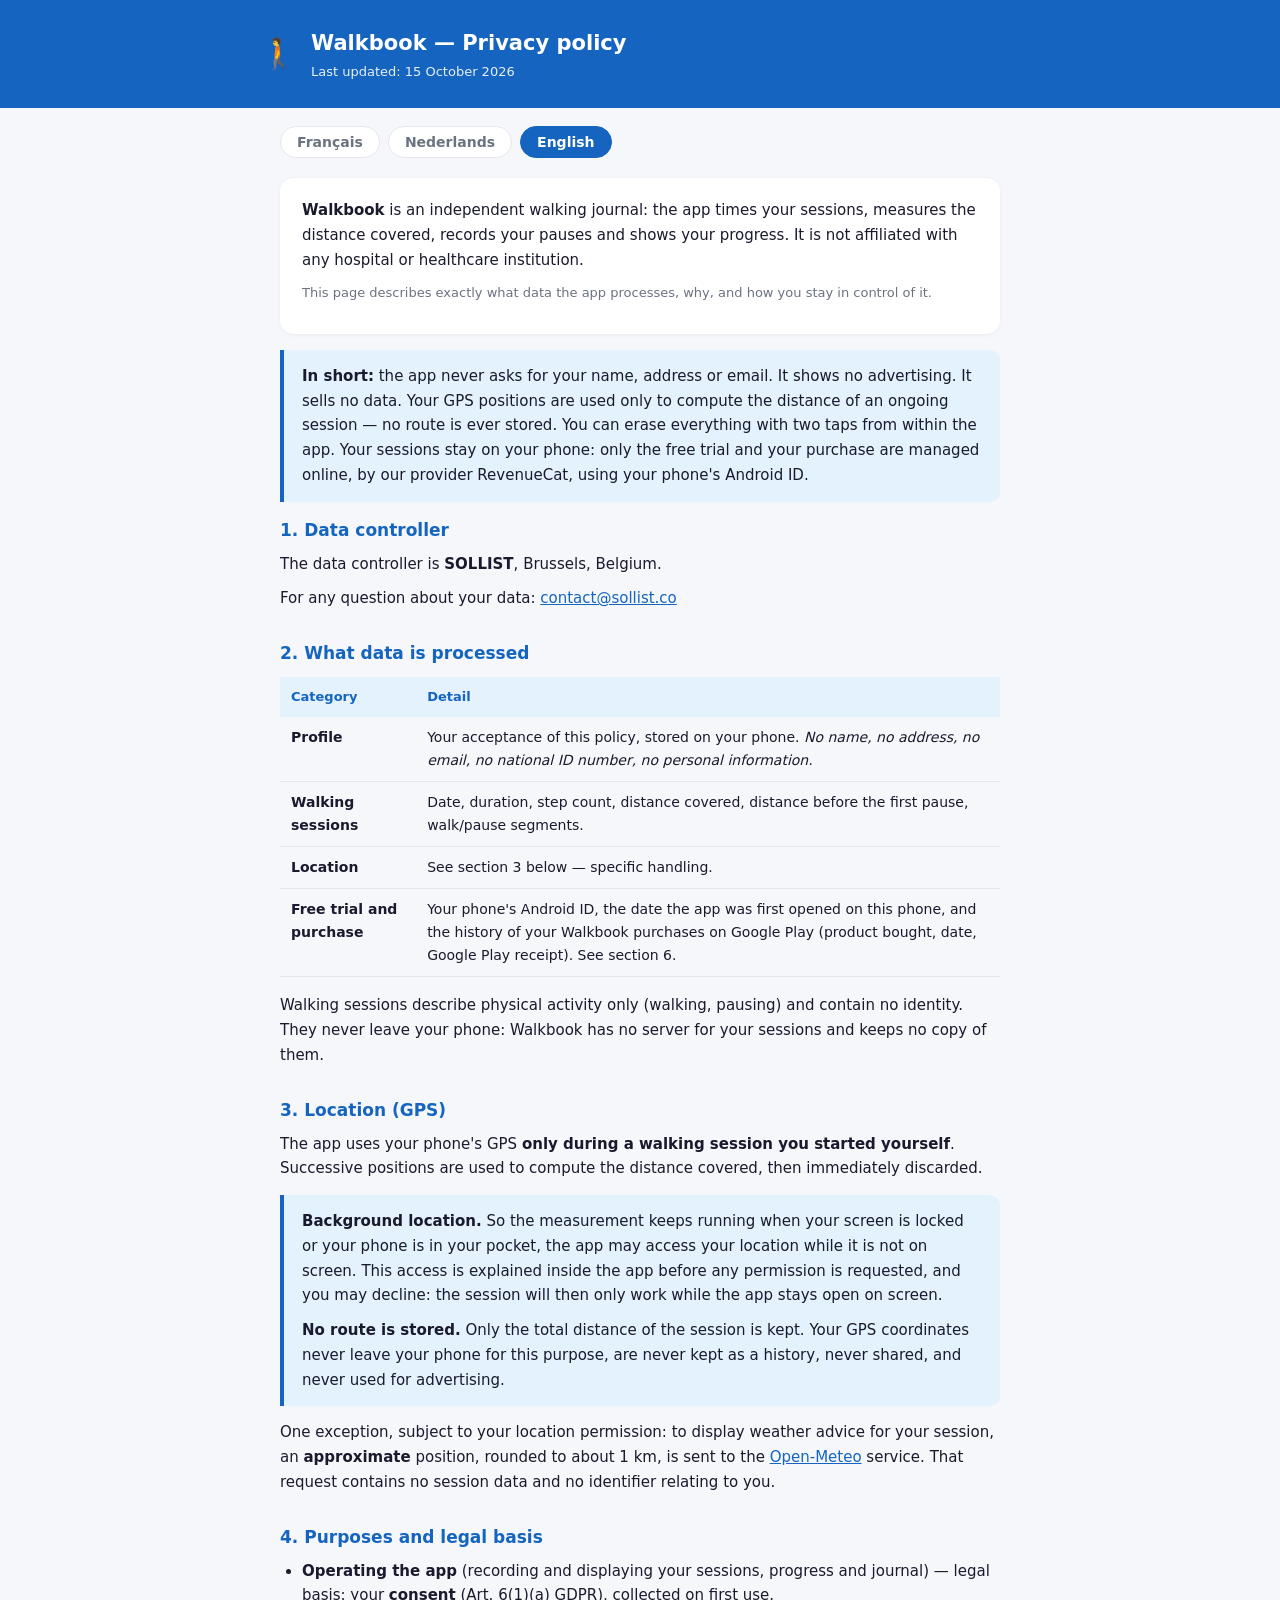
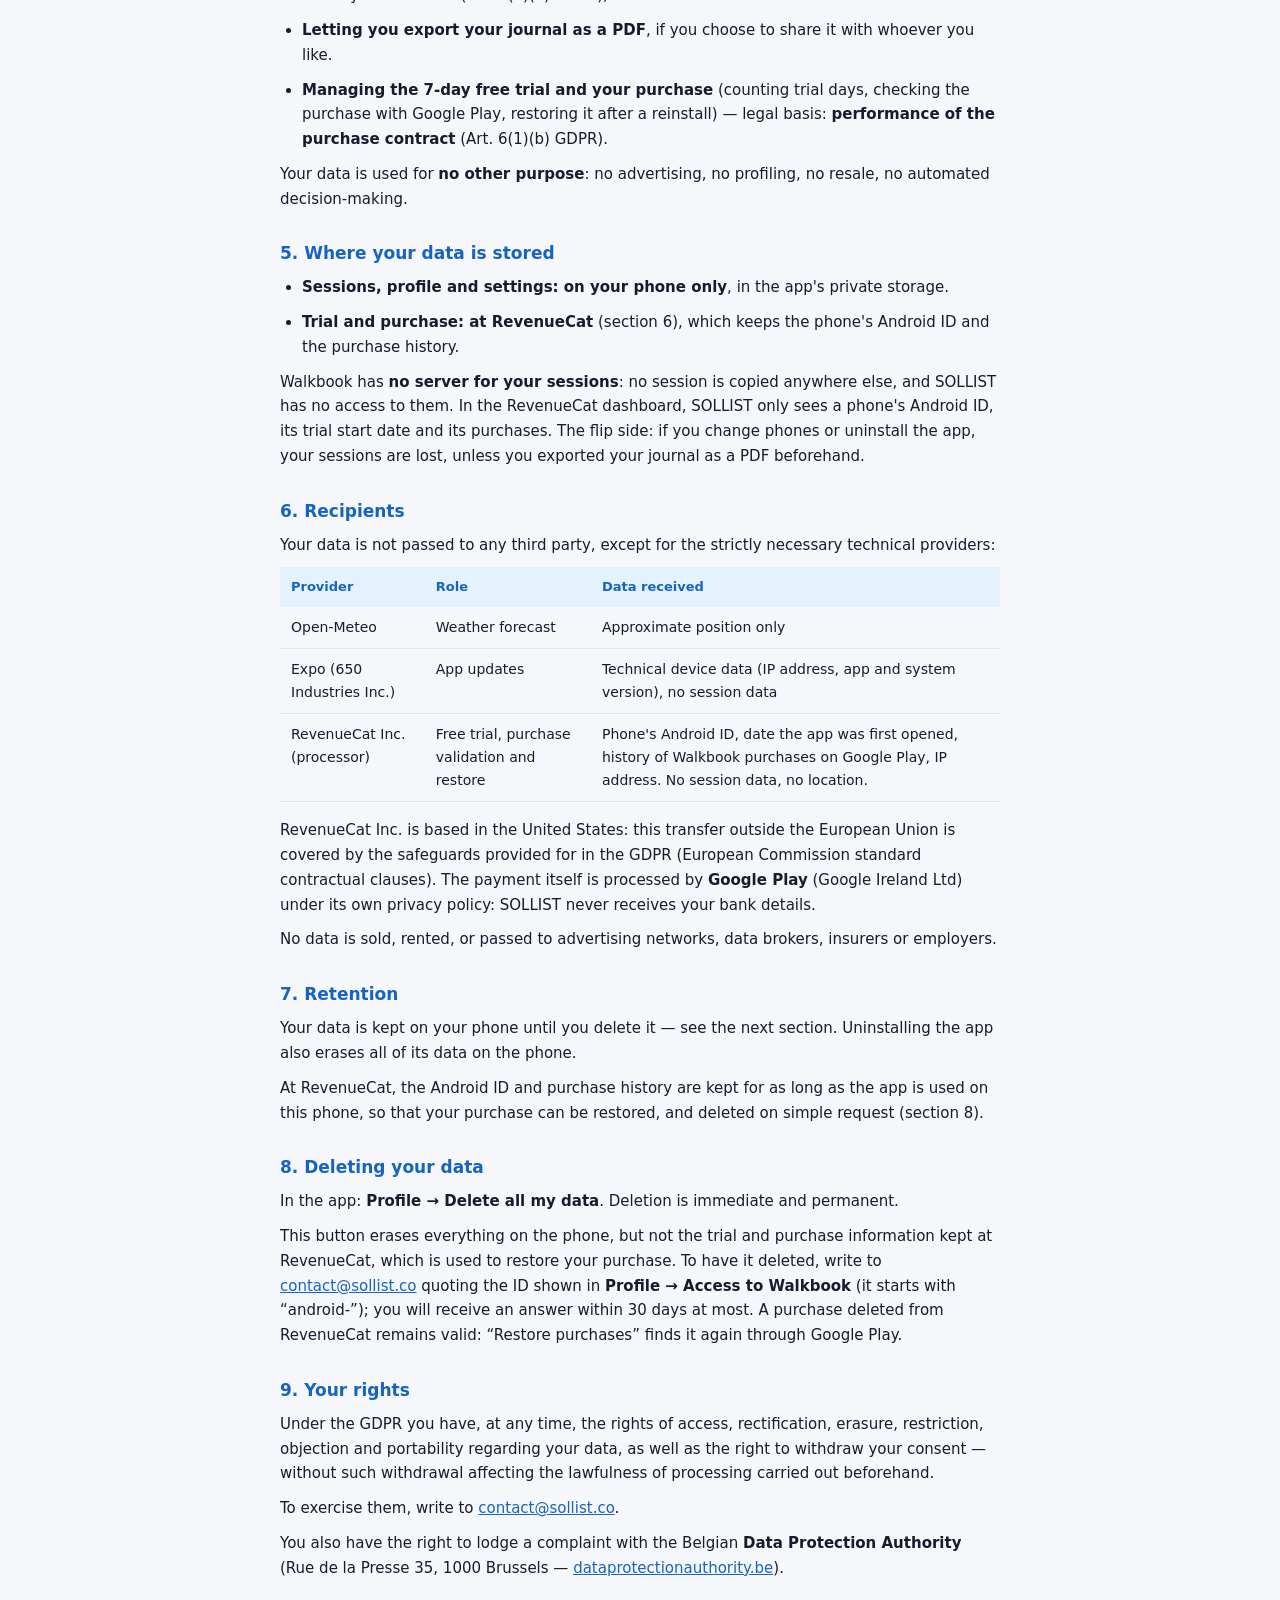
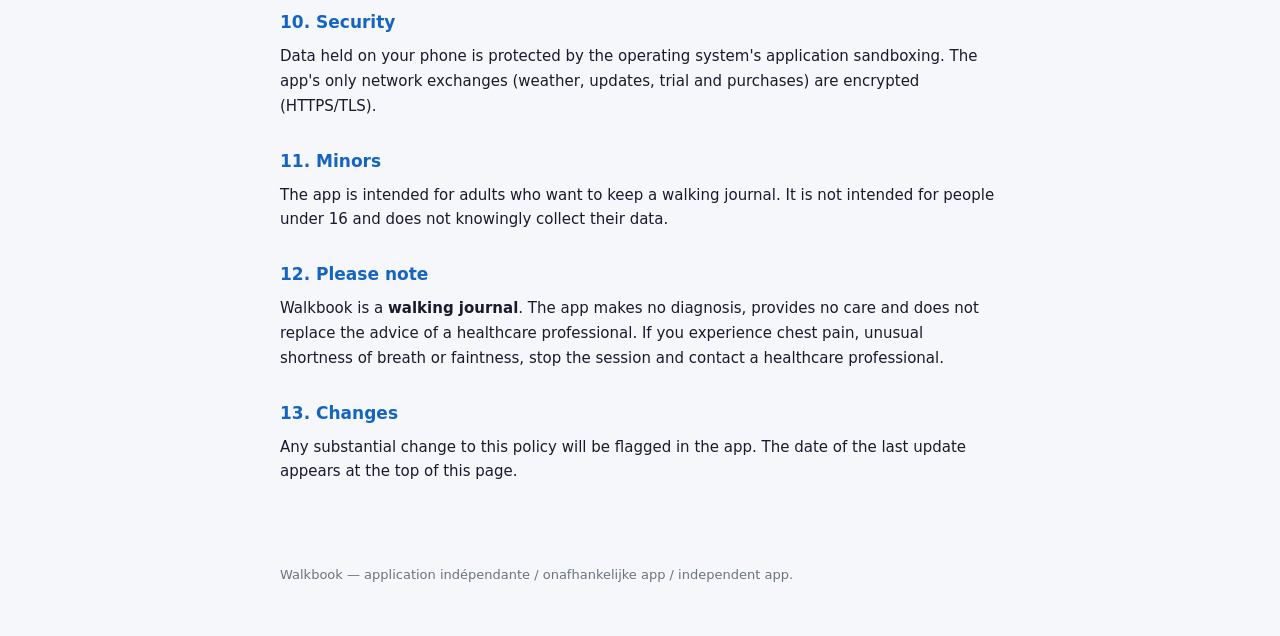
<file: walkbook/privacy/index.html>
<!DOCTYPE html>
<html lang="fr">
<head>
<meta charset="utf-8">
<title>Walkbook — Politique de confidentialité</title>
<meta name="viewport" content="width=device-width, initial-scale=1">
<style>
  :root { --primary:#1565C0; --bg:#F5F7FA; --surface:#FFF; --text:#1A1A2E; --sub:#6B7280; --border:#E5E7EB; --accent:#E3F2FD; }
  * { box-sizing:border-box; margin:0; }
  body { font-family:system-ui,-apple-system,Segoe UI,Roboto,sans-serif; background:var(--bg); color:var(--text); line-height:1.65; }
  header { background:var(--primary); color:#FFF; padding:26px 20px; }
  header .wrap { max-width:760px; margin:0 auto; display:flex; align-items:center; gap:14px; flex-wrap:wrap; }
  header h1 { font-size:21px; font-weight:700; }
  header .sub { font-size:13px; opacity:.9; }
  nav { max-width:760px; margin:18px auto 0; padding:0 20px; display:flex; gap:8px; }
  nav button { background:var(--surface); border:1px solid var(--border); color:var(--sub); border-radius:999px; padding:7px 16px; font-size:14px; font-weight:600; cursor:pointer; font-family:inherit; }
  nav button[aria-selected="true"] { background:var(--primary); border-color:var(--primary); color:#FFF; }
  main { max-width:760px; margin:0 auto; padding:20px 20px 70px; }
  section.lang[hidden] { display:none; }
  h2 { font-size:17px; color:var(--primary); margin:28px 0 8px; }
  h2:first-of-type { margin-top:14px; }
  p, li { font-size:15px; margin-bottom:10px; }
  ul { padding-left:22px; margin-bottom:10px; }
  .card { background:var(--surface); border-radius:14px; padding:20px 22px; margin-bottom:16px; box-shadow:0 1px 4px rgba(0,0,0,.05); }
  .highlight { background:var(--accent); border-left:4px solid var(--primary); border-radius:0 10px 10px 0; padding:14px 18px; margin:14px 0; }
  .meta { color:var(--sub); font-size:13px; }
  table { width:100%; border-collapse:collapse; font-size:14px; margin:10px 0 16px; }
  th { text-align:left; background:var(--accent); color:var(--primary); padding:9px 11px; font-size:13px; }
  td { padding:9px 11px; border-bottom:1px solid var(--border); vertical-align:top; }
  a { color:var(--primary); }
  footer { max-width:760px; margin:0 auto; padding:0 20px 50px; color:var(--sub); font-size:13px; }
  @media (prefers-color-scheme: dark) {
    :root { --bg:#121212; --surface:#1E1E1E; --text:#F3F4F6; --sub:#9CA3AF; --border:#374151; --accent:#0D2B45; }
  }
</style>
</head>
<body>

<header>
  <div class="wrap">
    <div style="font-size:30px">🚶</div>
    <div>
      <h1 id="page-title">Walkbook — Politique de confidentialité</h1>
      <div class="sub" id="page-updated">Dernière mise à jour : 15 octobre 2026</div>
    </div>
  </div>
</header>

<nav role="tablist">
  <button role="tab" data-lang="fr" aria-selected="true">Français</button>
  <button role="tab" data-lang="nl" aria-selected="false">Nederlands</button>
  <button role="tab" data-lang="en" aria-selected="false">English</button>
</nav>

<main>

<!-- ══════════════════════════ FRANÇAIS ══════════════════════════ -->
<section class="lang" id="fr">

  <div class="card">
    <p><strong>Walkbook</strong> est un journal de marche indépendant : l'application chronomètre vos séances, mesure la distance parcourue, enregistre vos pauses et affiche votre évolution. Elle n'est affiliée à aucun hôpital ni à aucune institution de soins.</p>
    <p class="meta">Cette page décrit exactement quelles données l'application traite, pourquoi, et comment vous en gardez le contrôle.</p>
  </div>

  <div class="highlight">
    <p style="margin-bottom:0"><strong>En résumé :</strong> l'application ne vous demande jamais votre nom, votre adresse ni votre e-mail. Elle n'affiche aucune publicité. Elle ne vend aucune donnée. Vos positions GPS servent uniquement à calculer la distance d'une séance en cours — aucun trajet n'est enregistré. Vous pouvez tout effacer en deux touches depuis l'application. Vos séances restent sur votre téléphone : seuls l'essai gratuit et votre achat sont gérés en ligne, par notre prestataire RevenueCat, à partir de l'identifiant Android de votre téléphone.</p>
  </div>

  <h2>1. Responsable de vos données</h2>
  <p>Le responsable de vos données (au sens du RGPD) est <strong id="fr-controller">SOLLIST</strong>, <span id="fr-address">Bruxelles, Belgique</span>.</p>
  <p>Pour toute question relative à vos données : <a id="fr-mail" href="mailto:contact@sollist.co">contact@sollist.co</a></p>

  <h2>2. Quelles données sont traitées</h2>
  <table>
    <tr><th>Catégorie</th><th>Détail</th></tr>
    <tr>
      <td><strong>Profil</strong></td>
      <td>Votre acceptation de la présente politique, enregistrée sur votre téléphone. <em>Aucun nom, aucune adresse, aucun e-mail, aucun numéro de registre national, aucune information personnelle.</em></td>
    </tr>
    <tr>
      <td><strong>Séances de marche</strong></td>
      <td>Date, durée, nombre de pas, distance parcourue, distance avant la première pause, segments marche/pause.</td>
    </tr>
    <tr>
      <td><strong>Localisation</strong></td>
      <td>Voir la section 3 ci-dessous — cas particulier.</td>
    </tr>
    <tr>
      <td><strong>Essai gratuit et achat</strong></td>
      <td>L'identifiant Android de votre téléphone, la date à laquelle l'application a été ouverte pour la première fois sur ce téléphone, et l'historique de vos achats Walkbook sur Google Play (produit acheté, date, reçu Google Play). Voir la section 6.</td>
    </tr>
  </table>
  <p>Les séances de marche décrivent uniquement une activité physique (marcher, faire une pause) et ne contiennent aucune identité. Elles ne quittent pas votre téléphone : Walkbook n'a pas de serveur pour vos séances et n'en conserve aucune copie.</p>

  <h2>3. Localisation (GPS)</h2>
  <p>L'application utilise le GPS de votre téléphone <strong>uniquement pendant une séance de marche que vous avez démarrée vous-même</strong>. Les positions successives servent à calculer la distance parcourue, puis sont immédiatement écartées.</p>
  <div class="highlight">
    <p><strong>Localisation en arrière-plan.</strong> Pour que la mesure continue quand votre écran est verrouillé ou que votre téléphone est dans votre poche, l'application peut accéder à votre position même lorsqu'elle n'est pas à l'écran. Cet accès vous est expliqué dans l'application avant toute demande d'autorisation, et vous pouvez le refuser : la séance fonctionnera alors uniquement avec l'application ouverte à l'écran.</p>
    <p style="margin-bottom:0"><strong>Aucun trajet n'est enregistré.</strong> Seule la distance totale de la séance est conservée. Vos coordonnées GPS ne quittent jamais votre téléphone à cette fin, ne sont pas historisées, ne sont pas partagées et ne servent à aucun ciblage publicitaire.</p>
  </div>
  <p>Une exception, avec votre autorisation de localisation : pour afficher les conseils météo adaptés à votre séance, une position <strong>approximative</strong>, arrondie à environ 1 km, est transmise au service <a href="https://open-meteo.com/" target="_blank" rel="noopener">Open-Meteo</a>. Cette requête ne contient aucune donnée de séance ni aucun identifiant vous concernant.</p>

  <h2>4. Finalités et base légale</h2>
  <ul>
    <li><strong>Assurer le fonctionnement de l'application</strong> (enregistrer et afficher vos séances, votre évolution, votre journal) — base légale : votre <strong>consentement</strong> (art. 6.1.a du RGPD), recueilli lors de la première utilisation.</li>
    <li><strong>Vous permettre d'exporter votre journal en PDF</strong>, si vous choisissez de le partager avec la personne de votre choix.</li>
    <li><strong>Gérer l'essai gratuit de 7 jours et votre achat</strong> (compter les jours d'essai, vérifier l'achat auprès de Google Play, le restaurer après une réinstallation) — base légale : l'<strong>exécution du contrat</strong> d'achat (art. 6.1.b du RGPD).</li>
  </ul>
  <p>Vos données ne sont utilisées à <strong>aucune autre fin</strong> : ni publicité, ni profilage, ni revente, ni prise de décision automatisée.</p>

  <h2>5. Où sont stockées vos données</h2>
  <ul>
    <li><strong>Séances, profil et réglages : uniquement sur votre téléphone</strong>, dans le stockage privé de l'application.</li>
    <li><strong>Essai et achat : chez RevenueCat</strong> (section 6), qui conserve l'identifiant Android du téléphone et l'historique des achats.</li>
  </ul>
  <p>Walkbook n'a <strong>pas de serveur pour vos séances</strong> : aucune séance n'est copiée ailleurs, et SOLLIST n'y a pas accès. Dans l'espace RevenueCat, SOLLIST voit uniquement l'identifiant Android d'un téléphone, sa date de début d'essai et ses achats. En contrepartie, si vous changez de téléphone ou désinstallez l'application, vos séances sont perdues, sauf si vous avez exporté votre journal en PDF au préalable.</p>

  <h2>6. Destinataires</h2>
  <p>Vos données ne sont transmises à aucun tiers, à l'exception des prestataires techniques strictement nécessaires :</p>
  <table>
    <tr><th>Prestataire</th><th>Rôle</th><th>Données reçues</th></tr>
    <tr><td>Open-Meteo</td><td>Prévisions météo</td><td>Position approximative uniquement</td></tr>
    <tr><td>Expo (650 Industries Inc.)</td><td>Mises à jour de l'application</td><td>Données techniques de l'appareil (adresse IP, version de l'application et du système), aucune donnée de séance</td></tr>
    <tr><td>RevenueCat Inc. (sous-traitant)</td><td>Essai gratuit, vérification et restauration des achats</td><td>Identifiant Android du téléphone, date de première ouverture de l'application, historique des achats Walkbook sur Google Play, adresse IP. Aucune donnée de séance, aucune position.</td></tr>
  </table>
  <p>RevenueCat Inc. est établie aux États-Unis : ce transfert hors de l'Union européenne est encadré par les garanties prévues par le RGPD (clauses contractuelles types de la Commission européenne). Le paiement lui-même est traité par <strong>Google Play</strong> (Google Ireland Ltd), selon sa propre politique de confidentialité : SOLLIST ne reçoit jamais vos coordonnées bancaires.</p>
  <p>Aucune donnée n'est vendue, louée, ni transmise à des régies publicitaires, des courtiers en données, des assureurs ou des employeurs.</p>

  <h2>7. Durée de conservation</h2>
  <p>Vos données sont conservées sur votre téléphone jusqu'à ce que vous les supprimiez — voir la section suivante. Désinstaller l'application efface également toutes ses données présentes sur le téléphone.</p>
  <p>Chez RevenueCat, l'identifiant Android et l'historique des achats sont conservés tant que l'application est utilisée sur ce téléphone, afin de pouvoir restaurer votre achat, et supprimés sur simple demande (section 8).</p>

  <h2>8. Supprimer vos données</h2>
  <p>Dans l'application : <strong>Profil → Supprimer toutes mes données</strong>. L'effacement est immédiat et définitif.</p>
  <p>Ce bouton efface tout ce qui se trouve sur le téléphone, mais pas les informations d'essai et d'achat conservées chez RevenueCat, qui servent à restaurer votre achat. Pour les faire supprimer, écrivez à <a id="fr-mail2" href="mailto:contact@sollist.co">contact@sollist.co</a> en indiquant l'identifiant affiché dans <strong>Profil → Accès à Walkbook</strong> (il commence par « android- ») ; il y sera répondu dans un délai maximum de 30 jours. Un achat effacé chez RevenueCat reste valable : « Restaurer mes achats » le retrouve auprès de Google Play.</p>

  <h2>9. Vos droits</h2>
  <p>Conformément au RGPD, vous disposez à tout moment des droits d'accès, de rectification, d'effacement, de limitation, d'opposition et de portabilité de vos données, ainsi que du droit de retirer votre consentement — sans que ce retrait n'affecte la licéité des opérations effectuées auparavant.</p>
  <p>Pour les exercer, écrivez à <a id="fr-mail3" href="mailto:contact@sollist.co">contact@sollist.co</a>.</p>
  <p>Vous avez également le droit d'introduire une réclamation auprès de l'<strong>Autorité de protection des données</strong> (Rue de la Presse 35, 1000 Bruxelles — <a href="https://www.autoriteprotectiondonnees.be" target="_blank" rel="noopener">autoriteprotectiondonnees.be</a>).</p>

  <h2>10. Sécurité</h2>
  <p>Les données présentes sur votre téléphone sont protégées par le cloisonnement applicatif du système d'exploitation. Les seuls échanges réseau de l'application (météo, mises à jour, essai et achats) sont chiffrés (HTTPS/TLS).</p>

  <h2>11. Mineurs</h2>
  <p>L'application s'adresse à des personnes adultes qui souhaitent tenir un journal de marche. Elle n'est pas destinée aux moins de 16 ans et ne collecte pas sciemment leurs données.</p>

  <h2>12. À savoir</h2>
  <p>Walkbook est un <strong>journal de marche</strong>. L'application ne pose aucun diagnostic, ne délivre aucun soin et ne remplace pas l'avis d'un professionnel de santé. En cas de douleur thoracique, d'essoufflement inhabituel ou de malaise, arrêtez la séance et contactez un professionnel de santé.</p>

  <h2>13. Modifications</h2>
  <p>Toute modification substantielle de cette politique sera signalée dans l'application. La date de dernière mise à jour figure en haut de cette page.</p>

</section>

<!-- ══════════════════════════ NEDERLANDS ══════════════════════════ -->
<section class="lang" id="nl" hidden>

  <div class="card">
    <p><strong>Walkbook</strong> is een onafhankelijk wandeljournaal: de app klokt uw sessies, meet de afgelegde afstand, registreert uw pauzes en toont uw evolutie. De app is niet verbonden aan een ziekenhuis of zorginstelling.</p>
    <p class="meta">Deze pagina beschrijft precies welke gegevens de app verwerkt, waarom, en hoe u de controle behoudt.</p>
  </div>

  <div class="highlight">
    <p style="margin-bottom:0"><strong>Kort samengevat:</strong> de app vraagt nooit uw naam, adres of e-mailadres. Er is geen reclame. Er worden geen gegevens verkocht. Uw gps-posities dienen uitsluitend om de afstand van een lopende sessie te berekenen — er wordt geen route bewaard. U kunt alles met twee tikken wissen vanuit de app. Uw sessies blijven op uw telefoon: alleen de gratis proefperiode en uw aankoop worden online beheerd, door onze dienstverlener RevenueCat, op basis van de Android-ID van uw telefoon.</p>
  </div>

  <h2>1. Verwerkingsverantwoordelijke</h2>
  <p>De verwerkingsverantwoordelijke is <strong id="nl-controller">SOLLIST</strong>, <span id="nl-address">Brussel, België</span>.</p>
  <p>Voor vragen over uw gegevens: <a id="nl-mail" href="mailto:contact@sollist.co">contact@sollist.co</a></p>

  <h2>2. Welke gegevens worden verwerkt</h2>
  <table>
    <tr><th>Categorie</th><th>Detail</th></tr>
    <tr>
      <td><strong>Profiel</strong></td>
      <td>Uw aanvaarding van dit beleid, opgeslagen op uw telefoon. <em>Geen naam, geen adres, geen e-mailadres, geen rijksregisternummer, geen persoonlijke informatie.</em></td>
    </tr>
    <tr>
      <td><strong>Wandelsessies</strong></td>
      <td>Datum, duur, aantal stappen, afgelegde afstand, afstand vóór de eerste pauze, segmenten wandelen/pauze.</td>
    </tr>
    <tr>
      <td><strong>Locatie</strong></td>
      <td>Zie punt 3 hieronder — bijzonder geval.</td>
    </tr>
    <tr>
      <td><strong>Proefperiode en aankoop</strong></td>
      <td>De Android-ID van uw telefoon, de datum waarop de app voor het eerst op deze telefoon werd geopend, en de historiek van uw Walkbook-aankopen via Google Play (gekocht product, datum, Google Play-ontvangstbewijs). Zie punt 6.</td>
    </tr>
  </table>
  <p>De wandelsessies beschrijven uitsluitend een fysieke activiteit (wandelen, pauzeren) en bevatten geen enkele identiteit. Ze verlaten uw telefoon niet: Walkbook heeft geen server voor uw sessies en bewaart er geen enkele kopie van.</p>

  <h2>3. Locatie (gps)</h2>
  <p>De app gebruikt de gps van uw telefoon <strong>alleen tijdens een wandelsessie die u zelf start</strong>. De opeenvolgende posities dienen om de afgelegde afstand te berekenen en worden daarna onmiddellijk verworpen.</p>
  <div class="highlight">
    <p><strong>Locatie op de achtergrond.</strong> Om te blijven meten wanneer uw scherm vergrendeld is of uw telefoon in uw zak zit, kan de app uw locatie ook op de achtergrond raadplegen. Dit wordt in de app uitgelegd vóór er om toestemming wordt gevraagd, en u mag weigeren: de sessie werkt dan enkel zolang de app op het scherm openstaat.</p>
    <p style="margin-bottom:0"><strong>Er wordt geen route bewaard.</strong> Alleen de totale afstand van de sessie wordt bijgehouden. Uw gps-coördinaten verlaten uw telefoon hiervoor nooit, worden niet in een historiek bijgehouden, niet gedeeld en niet gebruikt voor reclamedoeleinden.</p>
  </div>
  <p>Eén uitzondering, met uw locatietoestemming: om weersadvies bij uw sessie te tonen, wordt een <strong>bij benadering</strong> bepaalde positie, afgerond op ongeveer 1 km, doorgestuurd naar de dienst <a href="https://open-meteo.com/" target="_blank" rel="noopener">Open-Meteo</a>. Die aanvraag bevat geen sessiegegevens en geen identificator van u.</p>

  <h2>4. Doeleinden en rechtsgrond</h2>
  <ul>
    <li><strong>De werking van de app verzekeren</strong> (uw sessies, evolutie en journaal opslaan en tonen) — rechtsgrond: uw <strong>toestemming</strong> (art. 6.1.a AVG), gegeven bij het eerste gebruik.</li>
    <li><strong>U toelaten uw journaal als PDF te exporteren</strong>, als u ervoor kiest het te delen met wie u wilt.</li>
    <li><strong>De gratis proefperiode van 7 dagen en uw aankoop beheren</strong> (de proefdagen tellen, de aankoop bij Google Play controleren, ze herstellen na een herinstallatie) — rechtsgrond: de <strong>uitvoering van de koopovereenkomst</strong> (art. 6.1.b AVG).</li>
  </ul>
  <p>Uw gegevens worden voor <strong>geen enkel ander doel</strong> gebruikt: geen reclame, geen profilering, geen doorverkoop, geen geautomatiseerde besluitvorming.</p>

  <h2>5. Waar uw gegevens worden bewaard</h2>
  <ul>
    <li><strong>Sessies, profiel en instellingen: uitsluitend op uw telefoon</strong>, in de private opslag van de app.</li>
    <li><strong>Proefperiode en aankoop: bij RevenueCat</strong> (punt 6), dat de Android-ID van de telefoon en de aankoophistoriek bewaart.</li>
  </ul>
  <p>Walkbook heeft <strong>geen server voor uw sessies</strong>: geen enkele sessie wordt elders gekopieerd, en SOLLIST heeft er geen toegang toe. In de RevenueCat-omgeving ziet SOLLIST enkel de Android-ID van een telefoon, de startdatum van de proefperiode en de aankopen. Keerzijde: als u van telefoon verandert of de app verwijdert, gaan uw sessies verloren, tenzij u uw journaal vooraf als PDF hebt geëxporteerd.</p>

  <h2>6. Ontvangers</h2>
  <p>Uw gegevens worden aan geen enkele derde doorgegeven, met uitzondering van de strikt noodzakelijke technische dienstverleners:</p>
  <table>
    <tr><th>Dienstverlener</th><th>Rol</th><th>Ontvangen gegevens</th></tr>
    <tr><td>Open-Meteo</td><td>Weersvoorspelling</td><td>Enkel de positie bij benadering</td></tr>
    <tr><td>Expo (650 Industries Inc.)</td><td>Updates van de app</td><td>Technische toestelgegevens (IP-adres, versie van de app en het systeem), geen sessiegegevens</td></tr>
    <tr><td>RevenueCat Inc. (verwerker)</td><td>Gratis proefperiode, controle en herstel van aankopen</td><td>Android-ID van de telefoon, datum van de eerste opening van de app, historiek van Walkbook-aankopen via Google Play, IP-adres. Geen sessiegegevens, geen positie.</td></tr>
  </table>
  <p>RevenueCat Inc. is gevestigd in de Verenigde Staten: deze doorgifte buiten de Europese Unie is omkaderd door de waarborgen van de AVG (standaardcontractbepalingen van de Europese Commissie). De betaling zelf wordt verwerkt door <strong>Google Play</strong> (Google Ireland Ltd), volgens diens eigen privacybeleid: SOLLIST ontvangt nooit uw bankgegevens.</p>
  <p>Er worden geen gegevens verkocht, verhuurd of doorgegeven aan reclamebedrijven, datahandelaars, verzekeraars of werkgevers.</p>

  <h2>7. Bewaartermijn</h2>
  <p>Uw gegevens worden op uw telefoon bewaard tot u ze wist — zie het volgende punt. De app verwijderen wist eveneens al haar gegevens op de telefoon.</p>
  <p>Bij RevenueCat worden de Android-ID en de aankoophistoriek bewaard zolang de app op deze telefoon wordt gebruikt, zodat uw aankoop kan worden hersteld, en op eenvoudig verzoek gewist (punt 8).</p>

  <h2>8. Uw gegevens wissen</h2>
  <p>In de app: <strong>Profiel → Al mijn gegevens verwijderen</strong>. De verwijdering is onmiddellijk en definitief.</p>
  <p>Deze knop wist alles wat op de telefoon staat, maar niet de gegevens over proefperiode en aankoop die bij RevenueCat worden bewaard en die dienen om uw aankoop te herstellen. Om ze te laten wissen, schrijf naar <a id="nl-mail2" href="mailto:contact@sollist.co">contact@sollist.co</a> met de ID die wordt getoond in <strong>Profiel → Toegang tot Walkbook</strong> (die begint met „android-”); u krijgt binnen maximaal 30 dagen antwoord. Een aankoop die bij RevenueCat is gewist, blijft geldig: „Aankopen herstellen” vindt ze terug via Google Play.</p>

  <h2>9. Uw rechten</h2>
  <p>Overeenkomstig de AVG beschikt u op elk moment over het recht op inzage, verbetering, wissing, beperking, bezwaar en overdraagbaarheid van uw gegevens, alsook over het recht om uw toestemming in te trekken — zonder dat die intrekking afbreuk doet aan de rechtmatigheid van de eerdere verwerking.</p>
  <p>Om deze uit te oefenen, schrijf naar <a id="nl-mail3" href="mailto:contact@sollist.co">contact@sollist.co</a>.</p>
  <p>U hebt ook het recht een klacht in te dienen bij de <strong>Gegevensbeschermingsautoriteit</strong> (Drukpersstraat 35, 1000 Brussel — <a href="https://www.gegevensbeschermingsautoriteit.be" target="_blank" rel="noopener">gegevensbeschermingsautoriteit.be</a>).</p>

  <h2>10. Beveiliging</h2>
  <p>De gegevens op uw telefoon worden beschermd door de applicatie-isolatie van het besturingssysteem. De enige netwerkuitwisselingen van de app (weer, updates, proefperiode en aankopen) zijn versleuteld (HTTPS/TLS).</p>

  <h2>11. Minderjarigen</h2>
  <p>De app richt zich op volwassenen die een wandeljournaal willen bijhouden. Ze is niet bestemd voor personen jonger dan 16 jaar en verzamelt hun gegevens niet bewust.</p>

  <h2>12. Goed om te weten</h2>
  <p>Walkbook is een <strong>wandeljournaal</strong>. De app stelt geen diagnose, biedt geen zorg en vervangt het advies van een zorgverlener niet. Bij pijn op de borst, ongewone kortademigheid of onwel worden: stop de sessie en neem contact op met een zorgverlener.</p>

  <h2>13. Wijzigingen</h2>
  <p>Elke wezenlijke wijziging van dit beleid wordt in de app gemeld. De datum van de laatste update staat bovenaan deze pagina.</p>

</section>

<!-- ══════════════════════════ ENGLISH ══════════════════════════ -->
<section class="lang" id="en" hidden>

  <div class="card">
    <p><strong>Walkbook</strong> is an independent walking journal: the app times your sessions, measures the distance covered, records your pauses and shows your progress. It is not affiliated with any hospital or healthcare institution.</p>
    <p class="meta">This page describes exactly what data the app processes, why, and how you stay in control of it.</p>
  </div>

  <div class="highlight">
    <p style="margin-bottom:0"><strong>In short:</strong> the app never asks for your name, address or email. It shows no advertising. It sells no data. Your GPS positions are used only to compute the distance of an ongoing session — no route is ever stored. You can erase everything with two taps from within the app. Your sessions stay on your phone: only the free trial and your purchase are managed online, by our provider RevenueCat, using your phone's Android ID.</p>
  </div>

  <h2>1. Data controller</h2>
  <p>The data controller is <strong id="en-controller">SOLLIST</strong>, <span id="en-address">Brussels, Belgium</span>.</p>
  <p>For any question about your data: <a id="en-mail" href="mailto:contact@sollist.co">contact@sollist.co</a></p>

  <h2>2. What data is processed</h2>
  <table>
    <tr><th>Category</th><th>Detail</th></tr>
    <tr>
      <td><strong>Profile</strong></td>
      <td>Your acceptance of this policy, stored on your phone. <em>No name, no address, no email, no national ID number, no personal information.</em></td>
    </tr>
    <tr>
      <td><strong>Walking sessions</strong></td>
      <td>Date, duration, step count, distance covered, distance before the first pause, walk/pause segments.</td>
    </tr>
    <tr>
      <td><strong>Location</strong></td>
      <td>See section 3 below — specific handling.</td>
    </tr>
    <tr>
      <td><strong>Free trial and purchase</strong></td>
      <td>Your phone's Android ID, the date the app was first opened on this phone, and the history of your Walkbook purchases on Google Play (product bought, date, Google Play receipt). See section 6.</td>
    </tr>
  </table>
  <p>Walking sessions describe physical activity only (walking, pausing) and contain no identity. They never leave your phone: Walkbook has no server for your sessions and keeps no copy of them.</p>

  <h2>3. Location (GPS)</h2>
  <p>The app uses your phone's GPS <strong>only during a walking session you started yourself</strong>. Successive positions are used to compute the distance covered, then immediately discarded.</p>
  <div class="highlight">
    <p><strong>Background location.</strong> So the measurement keeps running when your screen is locked or your phone is in your pocket, the app may access your location while it is not on screen. This access is explained inside the app before any permission is requested, and you may decline: the session will then only work while the app stays open on screen.</p>
    <p style="margin-bottom:0"><strong>No route is stored.</strong> Only the total distance of the session is kept. Your GPS coordinates never leave your phone for this purpose, are never kept as a history, never shared, and never used for advertising.</p>
  </div>
  <p>One exception, subject to your location permission: to display weather advice for your session, an <strong>approximate</strong> position, rounded to about 1 km, is sent to the <a href="https://open-meteo.com/" target="_blank" rel="noopener">Open-Meteo</a> service. That request contains no session data and no identifier relating to you.</p>

  <h2>4. Purposes and legal basis</h2>
  <ul>
    <li><strong>Operating the app</strong> (recording and displaying your sessions, progress and journal) — legal basis: your <strong>consent</strong> (Art. 6(1)(a) GDPR), collected on first use.</li>
    <li><strong>Letting you export your journal as a PDF</strong>, if you choose to share it with whoever you like.</li>
    <li><strong>Managing the 7-day free trial and your purchase</strong> (counting trial days, checking the purchase with Google Play, restoring it after a reinstall) — legal basis: <strong>performance of the purchase contract</strong> (Art. 6(1)(b) GDPR).</li>
  </ul>
  <p>Your data is used for <strong>no other purpose</strong>: no advertising, no profiling, no resale, no automated decision-making.</p>

  <h2>5. Where your data is stored</h2>
  <ul>
    <li><strong>Sessions, profile and settings: on your phone only</strong>, in the app's private storage.</li>
    <li><strong>Trial and purchase: at RevenueCat</strong> (section 6), which keeps the phone's Android ID and the purchase history.</li>
  </ul>
  <p>Walkbook has <strong>no server for your sessions</strong>: no session is copied anywhere else, and SOLLIST has no access to them. In the RevenueCat dashboard, SOLLIST only sees a phone's Android ID, its trial start date and its purchases. The flip side: if you change phones or uninstall the app, your sessions are lost, unless you exported your journal as a PDF beforehand.</p>

  <h2>6. Recipients</h2>
  <p>Your data is not passed to any third party, except for the strictly necessary technical providers:</p>
  <table>
    <tr><th>Provider</th><th>Role</th><th>Data received</th></tr>
    <tr><td>Open-Meteo</td><td>Weather forecast</td><td>Approximate position only</td></tr>
    <tr><td>Expo (650 Industries Inc.)</td><td>App updates</td><td>Technical device data (IP address, app and system version), no session data</td></tr>
    <tr><td>RevenueCat Inc. (processor)</td><td>Free trial, purchase validation and restore</td><td>Phone's Android ID, date the app was first opened, history of Walkbook purchases on Google Play, IP address. No session data, no location.</td></tr>
  </table>
  <p>RevenueCat Inc. is based in the United States: this transfer outside the European Union is covered by the safeguards provided for in the GDPR (European Commission standard contractual clauses). The payment itself is processed by <strong>Google Play</strong> (Google Ireland Ltd) under its own privacy policy: SOLLIST never receives your bank details.</p>
  <p>No data is sold, rented, or passed to advertising networks, data brokers, insurers or employers.</p>

  <h2>7. Retention</h2>
  <p>Your data is kept on your phone until you delete it — see the next section. Uninstalling the app also erases all of its data on the phone.</p>
  <p>At RevenueCat, the Android ID and purchase history are kept for as long as the app is used on this phone, so that your purchase can be restored, and deleted on simple request (section 8).</p>

  <h2>8. Deleting your data</h2>
  <p>In the app: <strong>Profile → Delete all my data</strong>. Deletion is immediate and permanent.</p>
  <p>This button erases everything on the phone, but not the trial and purchase information kept at RevenueCat, which is used to restore your purchase. To have it deleted, write to <a id="en-mail2" href="mailto:contact@sollist.co">contact@sollist.co</a> quoting the ID shown in <strong>Profile → Access to Walkbook</strong> (it starts with “android-”); you will receive an answer within 30 days at most. A purchase deleted from RevenueCat remains valid: “Restore purchases” finds it again through Google Play.</p>

  <h2>9. Your rights</h2>
  <p>Under the GDPR you have, at any time, the rights of access, rectification, erasure, restriction, objection and portability regarding your data, as well as the right to withdraw your consent — without such withdrawal affecting the lawfulness of processing carried out beforehand.</p>
  <p>To exercise them, write to <a id="en-mail3" href="mailto:contact@sollist.co">contact@sollist.co</a>.</p>
  <p>You also have the right to lodge a complaint with the Belgian <strong>Data Protection Authority</strong> (Rue de la Presse 35, 1000 Brussels — <a href="https://www.dataprotectionauthority.be" target="_blank" rel="noopener">dataprotectionauthority.be</a>).</p>

  <h2>10. Security</h2>
  <p>Data held on your phone is protected by the operating system's application sandboxing. The app's only network exchanges (weather, updates, trial and purchases) are encrypted (HTTPS/TLS).</p>

  <h2>11. Minors</h2>
  <p>The app is intended for adults who want to keep a walking journal. It is not intended for people under 16 and does not knowingly collect their data.</p>

  <h2>12. Please note</h2>
  <p>Walkbook is a <strong>walking journal</strong>. The app makes no diagnosis, provides no care and does not replace the advice of a healthcare professional. If you experience chest pain, unusual shortness of breath or faintness, stop the session and contact a healthcare professional.</p>

  <h2>13. Changes</h2>
  <p>Any substantial change to this policy will be flagged in the app. The date of the last update appears at the top of this page.</p>

</section>

</main>

<footer>
  Walkbook — application indépendante / onafhankelijke app / independent app.
</footer>

<script>
  // L'en-tête suit la langue choisie (il restait en français auparavant).
  const HEAD = {
    fr: { title: 'Walkbook — Politique de confidentialité', updated: 'Dernière mise à jour : 15 octobre 2026' },
    nl: { title: 'Walkbook — Privacybeleid',                 updated: 'Laatst bijgewerkt: 15 oktober 2026' },
    en: { title: 'Walkbook — Privacy policy',                updated: 'Last updated: 15 October 2026' },
  };
  const tabs = document.querySelectorAll('nav button');
  const panes = document.querySelectorAll('section.lang');
  function show(lang) {
    tabs.forEach(t => t.setAttribute('aria-selected', String(t.dataset.lang === lang)));
    panes.forEach(p => { p.hidden = (p.id !== lang); });
    document.documentElement.lang = lang;
    document.title = HEAD[lang].title;
    document.getElementById('page-title').textContent = HEAD[lang].title;
    document.getElementById('page-updated').textContent = HEAD[lang].updated;
    history.replaceState(null, '', '#' + lang);
  }
  tabs.forEach(t => t.addEventListener('click', () => show(t.dataset.lang)));
  // Langue : celle demandée par l'app (#fr, #nl, #en), sinon celle du navigateur.
  // Toute autre langue que le français ou le néerlandais ouvre l'anglais.
  const initial = location.hash.replace('#', '');
  const nav = (navigator.language || 'en').slice(0, 2);
  show(['fr', 'nl', 'en'].includes(initial) ? initial : ['fr', 'nl'].includes(nav) ? nav : 'en');
</script>

</body>
</html>
</file>
<file: style.css>
/* Sollist — mini-site statique (aucun script tiers, aucun cookie, aucune police externe) */
:root {
  --bg: #F7F9FC; --card: #FFFFFF; --text: #202124; --muted: #5F6368; --line: #E3E6EA;
  --brand-a: #1B5FB0; --brand-b: #16B8A6; --navy: #10304F; --link: #1B5FB0; --note-bg: #FFF8E1; --note-text: #7A5C00;
  --logo-text: #10304F;
}
@media (prefers-color-scheme: dark) {
  :root { --bg: #111418; --card: #1B1F24; --text: #E8EAED; --muted: #A5ABB3; --line: #2C3138;
          --link: #8AB4F8; --note-bg: #2A2413; --note-text: #F3D98B; --logo-text: #E8EAED; }
}
* { box-sizing: border-box; }
html { -webkit-text-size-adjust: 100%; }
body { margin: 0; background: var(--bg); color: var(--text); line-height: 1.6;
       font-family: -apple-system, "Segoe UI", Roboto, "Helvetica Neue", Arial, sans-serif; }
a { color: var(--link); }
/* Barre haute claire avec le logo (mark « soundwave » + wordmark SOL·LIST), puis bandeau dégradé */
.topbar { background: var(--card); border-bottom: 1px solid var(--line); padding: 12px 16px; }
.topbar .wrap { display: flex; align-items: center; justify-content: space-between; gap: 12px; flex-wrap: wrap; padding: 0; }
.brand { display: inline-flex; align-items: center; text-decoration: none; }
.logo { height: 34px; width: auto; display: block; }
.logo .wm { fill: var(--logo-text); }
.langs { display: flex; gap: 6px; align-items: center; }
.langs button { font: inherit; font-size: 13px; font-weight: 700; color: var(--text); background: transparent;
                border: 1px solid var(--line); border-radius: 999px; padding: 5px 12px; cursor: pointer; }
.langs button[aria-pressed="true"] { background: var(--brand-a); border-color: var(--brand-a); color: #fff; }
.langs a { font-size: 13px; font-weight: 700; color: var(--link); text-decoration: none; padding: 5px 10px; }
.hero { background: linear-gradient(160deg, var(--brand-a), var(--brand-b)); color: #fff; padding: 36px 16px 56px; }
.wrap { max-width: 820px; margin: 0 auto; padding: 0 16px; }
.hero .wrap { padding: 0; }
.tagline { margin: 0 0 6px; font-size: 12px; font-weight: 700; letter-spacing: .22em; text-transform: uppercase; opacity: .85; }
.hero h1 { font-size: clamp(28px, 6vw, 40px); line-height: 1.15; margin: 0 0 10px; }
.hero p { font-size: 17px; margin: 0; max-width: 640px; opacity: .96; }
main { margin-top: -28px; padding-bottom: 56px; }
.card { background: var(--card); border: 1px solid var(--line); border-radius: 18px; padding: 22px 22px; margin-bottom: 16px; }
.card h2 { font-size: 19px; margin: 0 0 8px; }
.card h3 { font-size: 15.5px; margin: 18px 0 4px; }
.card p, .card li { font-size: 15.5px; }
.card ul { padding-left: 20px; margin: 8px 0; }
.app { display: flex; gap: 16px; align-items: flex-start; }
.app + .app, .app-next { margin-top: 22px; padding-top: 22px; border-top: 1px solid var(--line); }
.apptitle { margin-top: 0 !important; }
.app img { width: 72px; height: 72px; border-radius: 16px; flex: none; }
.applink { display: flex; gap: 12px; align-items: center; padding: 12px 18px; }
.applink img { width: 36px; height: 36px; border-radius: 9px; flex: none; }
.applink p { margin: 0; }
.btn { display: inline-block; margin-top: 10px; background: var(--brand-a); color: #fff; text-decoration: none;
       font-weight: 700; font-size: 14.5px; border-radius: 12px; padding: 10px 16px; }
.note { background: var(--note-bg); color: var(--note-text); border-radius: 14px; padding: 13px 16px; font-size: 14.5px; margin-top: 14px; }
.legal { color: var(--muted); font-size: 14px; }
.legal strong { color: var(--text); }
/* Mentions légales repliées : un clic sur le titre les déploie (demande user 25/09/2026) */
details.legal { padding: 14px 22px; }
details.legal summary { cursor: pointer; font-weight: 700; font-size: 16px; color: var(--text); list-style: none; display: flex; align-items: center; gap: 8px; }
details.legal summary::-webkit-details-marker { display: none; }
details.legal summary::before { content: "›"; font-size: 20px; line-height: 1; transition: transform .15s; color: var(--muted); }
details.legal[open] summary::before { transform: rotate(90deg); }
details.legal[open] summary { margin-bottom: 8px; }
.js summary [data-lang].on { display: inline; }
footer { color: var(--muted); font-size: 13px; text-align: center; padding: 0 16px 40px; }
/* Bascule de langue : sans JavaScript, les trois langues restent visibles l'une sous l'autre */
.js [data-lang] { display: none; }
.js [data-lang].on { display: block; }
</file>
